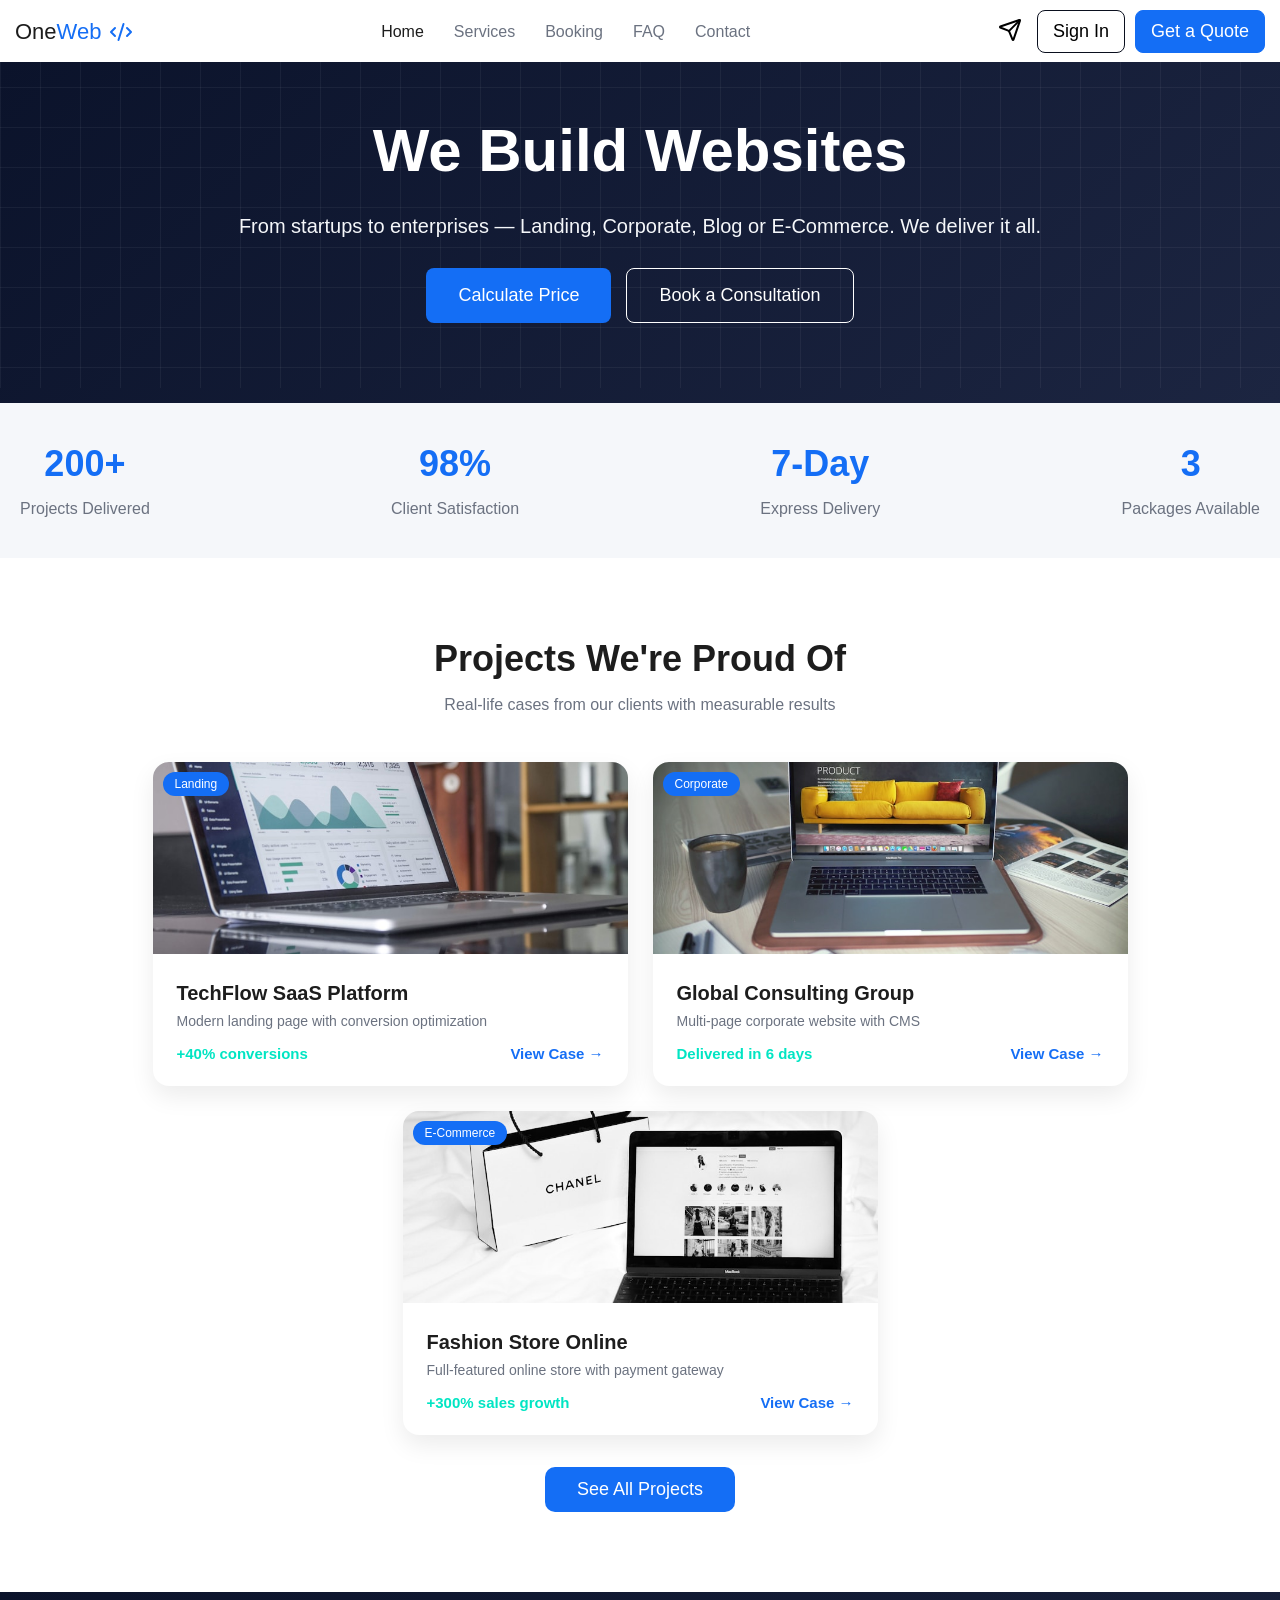
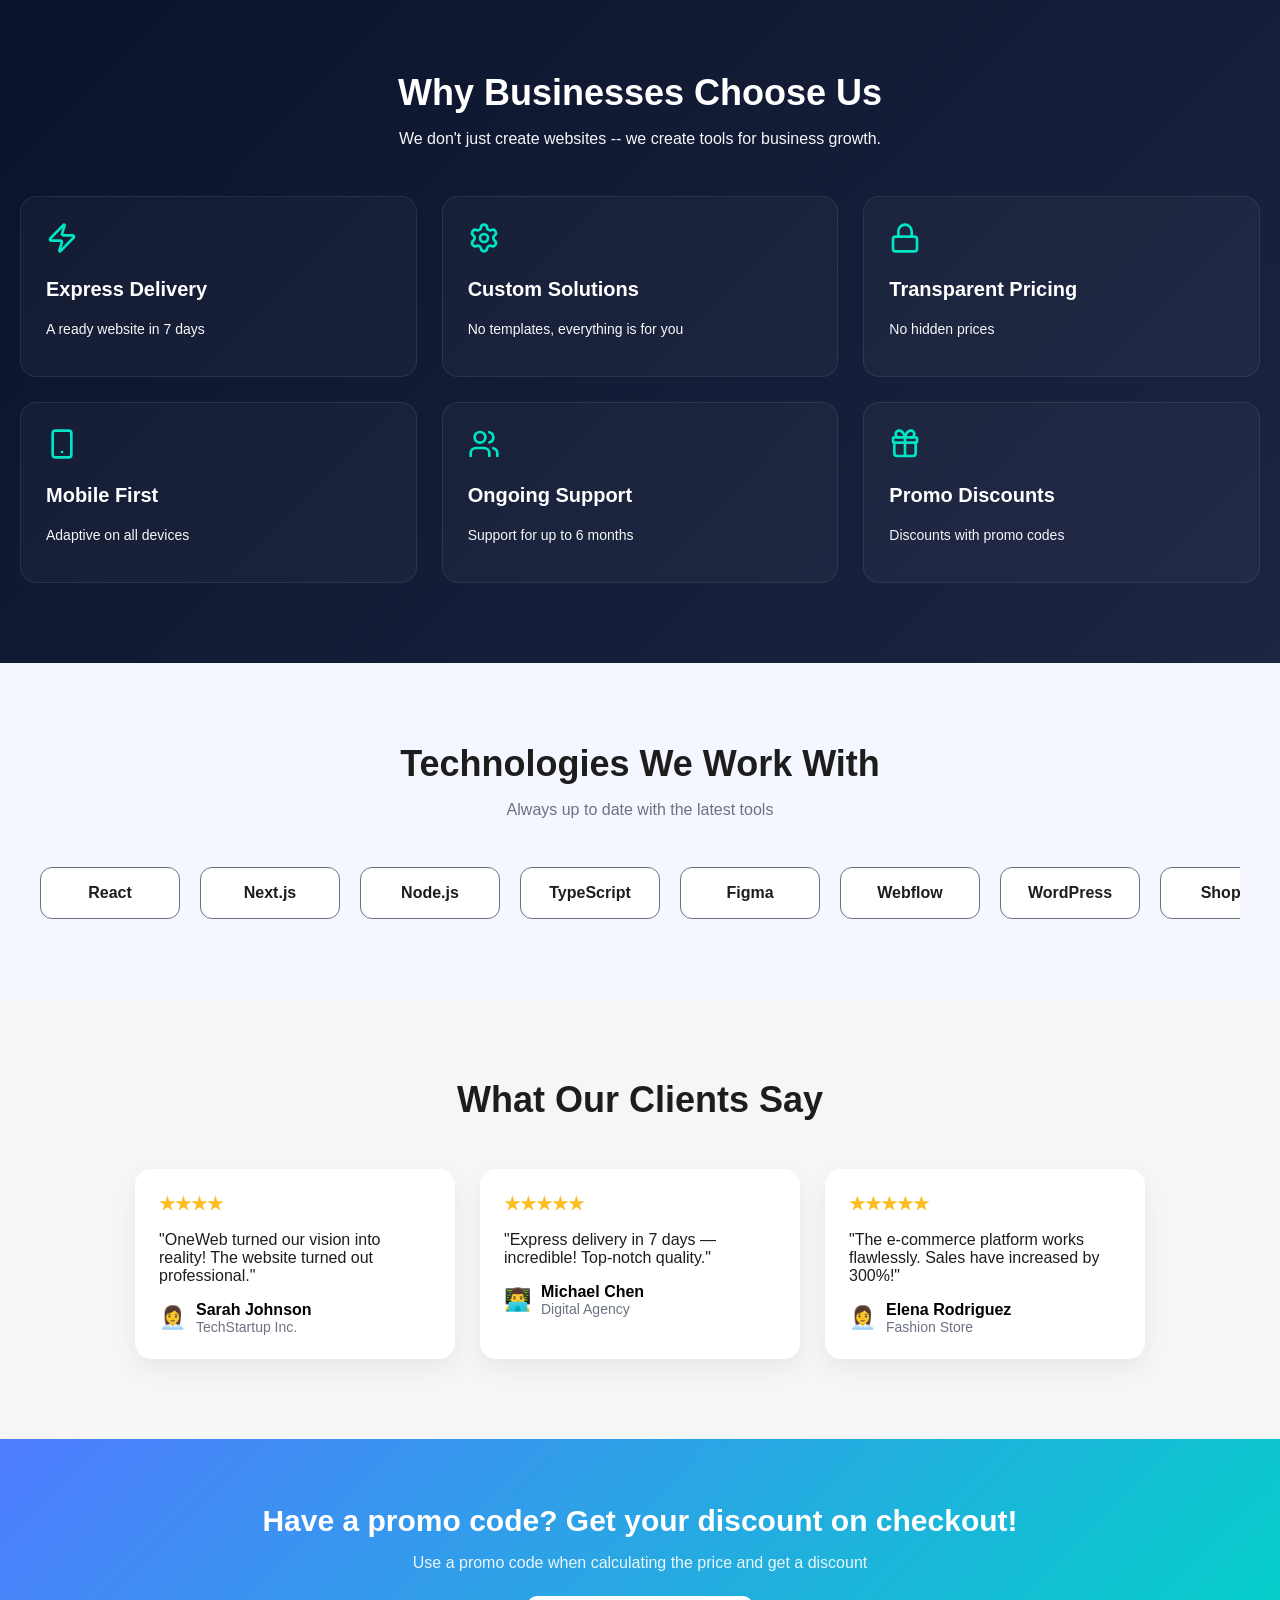
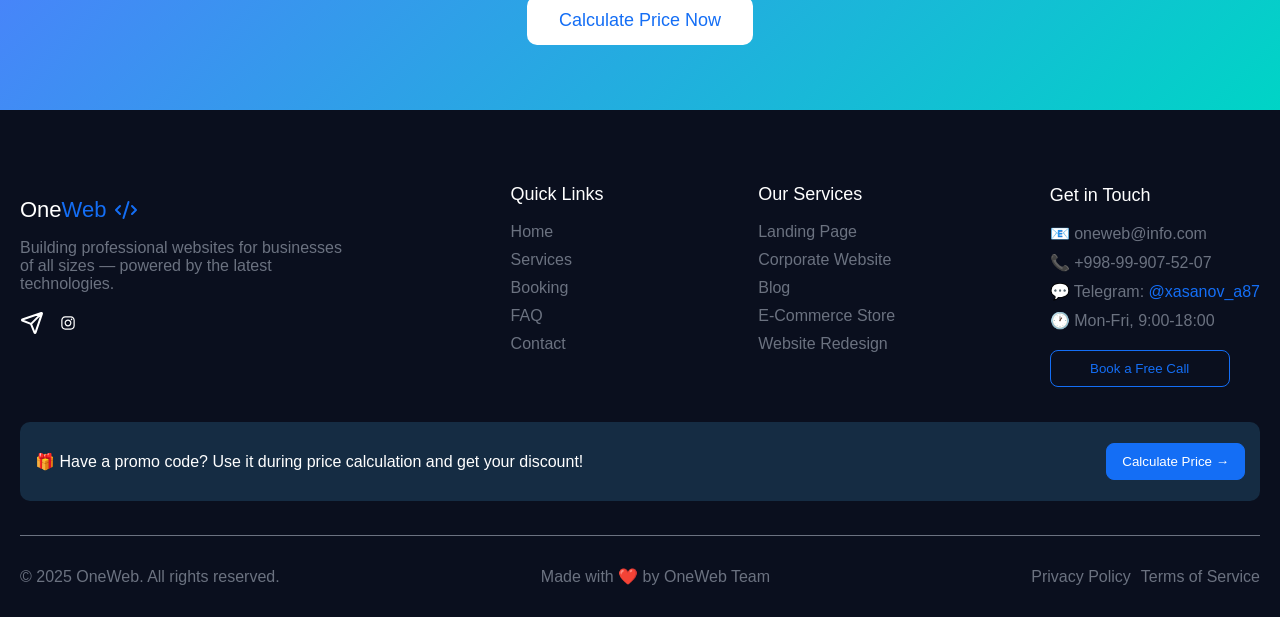
<file: index.html>
<!DOCTYPE html>
<html lang="en">
<head>
    <meta charset="UTF-8">
    <meta name="viewport" content="width=device-width, initial-scale=1.0">
    <title>OneWeb</title>
    <link rel="stylesheet" href="styles/main.css">
    <link rel="stylesheet" href="styles/index.css">
</head>
<body>
    <header class="site-header">
        <div class="site-header__container container">
            <div class="site-header__logo">
                <a class="site-header__logo-link" href="index.html">
                    One<span>Web</span> <img src="images/code-icon.svg" alt="">
                </a>
            </div>

            <nav class="site-header__nav">
                <ul class="site-header__nav-list nav-list">
                    <li class="nav-list__item active"><a href="index.html">Home</a></li>
                    <li class="nav-list__item"><a href="services.html">Services</a></li>
                    <li class="nav-list__item"><a href="booking.html">Booking</a></li>
                    <li class="nav-list__item"><a href="faq.html">FAQ</a></li>
                    <li class="nav-list__item"><a href="contact.html">Contact</a></li>
                </ul>
            </nav>

            <div class="site-header__buttons">
                <button class="telegram-btn"><a href="https://t.me/oneweb_draft_bot" target="_blank"><img src="images/telegram-icon-black.svg" alt=""></a></button>
                <button class="sign-btn button">Sign In</button>
                <a href="services.html"><button class="quote-btn button">Get a Quote</button></a>
            </div>

            <button class="site-header__menu-btn"><img src="images/menu-header.svg" alt=""></button>

            <div class="site-header__sidebar sidebar">
                <nav class="sidebar__nav navigation">
                    <ul class="sidebar__nav-list nav-list">
                        <li class="sidebar-nav-list__item active"><a href="index.html">Home</a></li>
                        <li class="sidebar-nav-list__item"><a href="services.html">Services</a></li>
                        <li class="sidebar-nav-list__item"><a href="booking.html">Booking</a></li>
                        <li class="sidebar-nav-list__item"><a href="faq.html">FAQ</a></li>
                        <li class="sidebar-nav-list__item"><a href="contact.html">Contact</a></li>
                    </ul>
                </nav>

                <div class="sidebar__buttons">
                    <button class="sidebar__sign-btn button">Sign In</button>
                    <a href="services.html"><button class="quote-btn button">Get a Quote</button></a>
                </div>
            </div>
            <!-- <div class="overlay"></div> -->
        </div>
    </header>

    <main class="main-content"> <!-- Main content wrapper -->
        <div class="main-content__container"> <!-- Inner container -->

            <!-- HERO SECTION - main banner with headline and CTA buttons -->
            <section class="hero"> <!-- Hero section wrapper -->
                <div class="container"> <!-- Centered container -->
                    <div class="overlay"></div> <!-- Dark overlay on top of background image -->

                    <div class="hero-content"> <!-- Text and buttons wrapper -->
                        <h1></h1> <!-- Main headline -->

                        <p>From startups to enterprises — Landing, Corporate, Blog or E-Commerce. We deliver it all.</p> <!-- Hero description -->

                        <div class="hero-buttons"> <!-- CTA buttons row -->
                            <button class="btn primary">Calculate Price</button> <!-- Primary CTA - links to services page -->
                            <button class="btn outline">Book a Consultation</button> <!-- Secondary CTA -->
                        </div>
                    </div>
                </div>
            </section>

            <!-- STATS SECTION - 4 key numbers to build trust -->
            <section class="stats"> <!-- Stats section wrapper -->
                <div class="container"> <!-- Centered container -->

                    <div class="stats-list"> <!-- Horizontal row of stat items -->

                        <div class="stat"> <!-- Single stat item -->
                            <h2>200+</h2> <!-- Stat number -->
                            <p>Projects Delivered</p> <!-- Stat label -->
                        </div>

                        <div class="stat"> <!-- Single stat item -->
                            <h2>98%</h2> <!-- Stat number -->
                            <p>Client Satisfaction</p> <!-- Stat label -->
                        </div>

                        <div class="stat"> <!-- Single stat item -->
                            <h2>7-Day</h2> <!-- Stat number -->
                            <p>Express Delivery</p> <!-- Stat label -->
                        </div>

                        <div class="stat"> <!-- Single stat item -->
                            <h2>3</h2> <!-- Stat number -->
                            <p>Packages Available</p> <!-- Stat label -->
                        </div>

                    </div>

                </div>
            </section>

            <!-- PROJECTS SECTION - showcase of 3 completed client projects -->
            <section class="projects"> <!-- Projects section wrapper -->
                <h2>Projects We're Proud Of</h2> <!-- Section heading -->
                <p class="subtitle">Real-life cases from our clients with measurable results</p> <!-- Section subtitle -->

                <div class="cards"> <!-- Cards grid wrapper -->

                    <!-- CARD 1 - Landing page project -->
                    <div class="card"> <!-- Project card wrapper -->
                        <div class="image"> <!-- Card image wrapper -->
                            <img src="images/home-img-1" alt=""> <!-- Project screenshot -->
                            <span class="badge">Landing</span> <!-- Website type badge -->
                        </div>

                        <div class="card-content"> <!-- Card text content -->
                            <h3>TechFlow SaaS Platform</h3> <!-- Project name -->
                            <p>Modern landing page with conversion optimization</p> <!-- Project description -->

                            <div class="card-bottom"> <!-- Result and link row -->
                                <span class="green">+40% conversions</span> <!-- Project result in green -->
                                <a href="#">View Case →</a> <!-- Link to full case study -->
                            </div>
                        </div>
                    </div>

                    <!-- CARD 2 - Corporate website project -->
                    <div class="card"> <!-- Project card wrapper -->
                        <div class="image"> <!-- Card image wrapper -->
                            <img src="images/home-image-2" alt=""> <!-- Project screenshot -->
                            <span class="badge">Corporate</span> <!-- Website type badge -->
                        </div>

                        <div class="card-content"> <!-- Card text content -->
                            <h3>Global Consulting Group</h3> <!-- Project name -->
                            <p>Multi-page corporate website with CMS</p> <!-- Project description -->

                            <div class="card-bottom"> <!-- Result and link row -->
                                <span class="green">Delivered in 6 days</span> <!-- Project result in green -->
                                <a href="#">View Case →</a> <!-- Link to full case study -->
                            </div>
                        </div>
                    </div>

                    <!-- CARD 3 - E-commerce project -->
                    <div class="card"> <!-- Project card wrapper -->
                        <div class="image"> <!-- Card image wrapper -->
                            <img src="images/home-image-3" alt=""> <!-- Project screenshot -->
                            <span class="badge">E-Commerce</span> <!-- Website type badge -->
                        </div>

                        <div class="card-content"> <!-- Card text content -->
                            <h3>Fashion Store Online</h3> <!-- Project name -->
                            <p>Full-featured online store with payment gateway</p> <!-- Project description -->

                            <div class="card-bottom"> <!-- Result and link row -->
                                <span class="green">+300% sales growth</span> <!-- Project result in green -->
                                <a href="#">View Case →</a> <!-- Link to full case study -->
                            </div>
                        </div>
                    </div>

                </div>

                <button class="see-all">See All Projects</button> <!-- Button to view all projects -->
            </section>

            <!-- FEATURES SECTION - 6 key selling points in a grid -->
            <section class="features"> <!-- Features section wrapper -->
                <h2>Why Businesses Choose Us</h2> <!-- Section heading -->
                <p class="subtitle">We don't just create websites -- we create tools for business growth.</p> <!-- Section subtitle -->

                <div class="features-grid"> <!-- 6-card grid -->

                    <div class="feature-card"> <!-- Single feature card -->
                        <div class="icon"><img src="images/zap.svg" alt=""></div> <!-- Feature icon -->
                        <h3>Express Delivery</h3> <!-- Feature title -->
                        <p>A ready website in 7 days</p> <!-- Feature description -->
                    </div>

                    <div class="feature-card"> <!-- Single feature card -->
                        <div class="icon"><img src="images/settings.svg" alt=""></div> <!-- Feature icon -->
                        <h3>Custom Solutions</h3> <!-- Feature title -->
                        <p>No templates, everything is for you</p> <!-- Feature description -->
                    </div>

                    <div class="feature-card"> <!-- Single feature card -->
                        <div class="icon"><img src="images/lock.svg" alt=""></div> <!-- Feature icon -->
                        <h3>Transparent Pricing</h3> <!-- Feature title -->
                        <p>No hidden prices</p> <!-- Feature description -->
                    </div>

                    <div class="feature-card"> <!-- Single feature card -->
                        <div class="icon"><img src="images/smartphone.svg" alt=""></div> <!-- Feature icon -->
                        <h3>Mobile First</h3> <!-- Feature title -->
                        <p>Adaptive on all devices</p> <!-- Feature description -->
                    </div>

                    <div class="feature-card"> <!-- Single feature card -->
                        <div class="icon"><img src="images/users.svg" alt=""></div> <!-- Feature icon -->
                        <h3>Ongoing Support</h3> <!-- Feature title -->
                        <p>Support for up to 6 months</p> <!-- Feature description -->
                    </div>

                    <div class="feature-card"> <!-- Single feature card -->
                        <div class="icon"><img src="images/gift.svg" alt=""></div> <!-- Feature icon -->
                        <h3>Promo Discounts</h3> <!-- Feature title -->
                        <p>Discounts with promo codes</p> <!-- Feature description -->
                    </div>

                </div>
            </section>

            <!-- TECH STACK SECTION - auto-scrolling marquee of technologies -->
            <section class="tech"> <!-- Tech section wrapper -->
                <div class="container"> <!-- Centered container -->
                    <h2>Technologies We Work With</h2> <!-- Section heading -->
                    <p class="subtitle">Always up to date with the latest tools</p> <!-- Section subtitle -->

                    <div class="slider"> <!-- Slider outer wrapper -->
                        <div class="slide-track"> <!-- Inner track that animates via CSS -->

                            <!-- First set of tech cards -->
                            <div class="tech-card">React</div> <!-- Tech name -->
                            <div class="tech-card">Next.js</div> <!-- Tech name -->
                            <div class="tech-card">Node.js</div> <!-- Tech name -->
                            <div class="tech-card">TypeScript</div> <!-- Tech name -->
                            <div class="tech-card">Figma</div> <!-- Tech name -->
                            <div class="tech-card">Webflow</div> <!-- Tech name -->
                            <div class="tech-card">WordPress</div> <!-- Tech name -->
                            <div class="tech-card">Shopify</div> <!-- Tech name -->
                            <div class="tech-card">PostgreSQL</div> <!-- Tech name -->
                            <div class="tech-card">AWS</div> <!-- Tech name -->
                            <div class="tech-card">Vercel</div> <!-- Tech name -->

                            <!-- Duplicate set for seamless infinite scroll effect -->
                            <div class="tech-card">React</div>
                            <div class="tech-card">Next.js</div>
                            <div class="tech-card">Node.js</div>
                            <div class="tech-card">TypeScript</div>
                            <div class="tech-card">Figma</div>
                            <div class="tech-card">Webflow</div>
                            <div class="tech-card">WordPress</div>
                            <div class="tech-card">Shopify</div>
                            <div class="tech-card">PostgreSQL</div>
                            <div class="tech-card">AWS</div>
                            <div class="tech-card">Vercel</div>

                        </div>
                    </div>
                </div>
            </section>

            <!-- TESTIMONIALS SECTION - 3 client reviews -->
            <section class="testimonials"> <!-- Testimonials section wrapper -->
                <div class="container"> <!-- Centered container -->

                    <h2>What Our Clients Say</h2> <!-- Section heading -->

                    <div class="testimonials-grid"> <!-- 3-column grid of reviews -->

                        <div class="testimonial"> <!-- Single testimonial card -->
                            <div class="stars">★★★★</div> <!-- Star rating -->
                            <p>"OneWeb turned our vision into reality! The website turned out professional."</p> <!-- Review text -->

                            <div class="user"> <!-- Reviewer info row -->
                                <div class="avatar">👩‍💼</div> <!-- Reviewer avatar emoji -->
                                <div> <!-- Reviewer name and company -->
                                    <strong>Sarah Johnson</strong> <!-- Reviewer name -->
                                    <span>TechStartup Inc.</span> <!-- Reviewer company -->
                                </div>
                            </div>
                        </div>

                        <div class="testimonial"> <!-- Single testimonial card -->
                            <div class="stars">★★★★★</div> <!-- Star rating -->
                            <p>"Express delivery in 7 days — incredible! Top-notch quality."</p> <!-- Review text -->

                            <div class="user"> <!-- Reviewer info row -->
                                <div class="avatar">👨‍💻</div> <!-- Reviewer avatar emoji -->
                                <div>
                                    <strong>Michael Chen</strong> <!-- Reviewer name -->
                                    <span>Digital Agency</span> <!-- Reviewer company -->
                                </div>
                            </div>
                        </div>

                        <div class="testimonial"> <!-- Single testimonial card -->
                            <div class="stars">★★★★★</div> <!-- Star rating -->
                            <p>"The e-commerce platform works flawlessly. Sales have increased by 300%!"</p> <!-- Review text -->

                            <div class="user"> <!-- Reviewer info row -->
                                <div class="avatar">👩‍💼</div> <!-- Reviewer avatar emoji -->
                                <div>
                                    <strong>Elena Rodriguez</strong> <!-- Reviewer name -->
                                    <span>Fashion Store</span> <!-- Reviewer company -->
                                </div>
                            </div>
                        </div>

                    </div>
                </div>
            </section>

            <!-- CTA SECTION - promo code banner linking to services page -->
            <section class="cta"> <!-- CTA section wrapper -->
                <div class="container"> <!-- Centered container -->
                    <h2>Have a promo code? Get your discount on checkout!</h2> <!-- CTA heading -->
                    <p>Use a promo code when calculating the price and get a discount</p> <!-- CTA description -->

                    <a href="services.html"> <!-- Link to services page -->
                        <button class="cta-btn">Calculate Price Now</button> <!-- CTA button -->
                    </a>
                </div>
            </section>

        </div>
    </main> <!-- End of main content -->
    
    <footer class="site-footer">
        <div class="site-footer__container container">
            <div class="site-footer__links">

                <div class="site-footer__info">
                    <div class="site-footer__logo">
                        <a class="site-footer__logo-link" href="index.html">
                            One<span>Web</span> <img src="images/code-icon.svg" alt="">
                        </a>
                    </div>

                    <p class="site-footer__text">Building professional websites for businesses of all sizes — powered by the latest technologies.</p>

                    <div class="site-footer__socials">
                        <ul class="site-footer__socials-list socials-list">
                            <li class="socials-list__item"><a href="https://t.me/oneweb_draft_bot" target="_blank"><svg xmlns="http://www.w3.org/2000/svg" width="24" height="24" fill="none" stroke="#fff" stroke-linecap="round" stroke-linejoin="round" stroke-width="2" class="lucide lucide-send-icon lucide-send"><path d="M14.536 21.686a.5.5 0 0 0 .937-.024l6.5-19a.496.496 0 0 0-.635-.635l-19 6.5a.5.5 0 0 0-.024.937l7.93 3.18a2 2 0 0 1 1.112 1.11zM21.854 2.147l-10.94 10.939"/></svg></a></li>
                            <li class="socials-list__item"><a target="_blank" href="https://www.instagram.com/oneweb_studio/"><img src="images/instagram.svg" alt="instagram icon"></a></li>
                        </ul>
                    </div>
                </div>

                <div class="site-footer__nav">
                    <ul class="site-footer__nav-list nav-list">
                        <p class="site-footer__title">Quick Links</p>
                        <li class="footer-nav-list__item"><a href="index.html">Home</a></li>
                        <li class="footer-nav-list__item"><a href="services.html">Services</a></li>
                        <li class="footer-nav-list__item"><a href="booking.html">Booking</a></li>
                        <li class="footer-nav-list__item"><a href="faq.html">FAQ</a></li>
                        <li class="footer-nav-list__item"><a href="contact.html">Contact</a></li>
                    </ul>
                </div>

                <div class="site-footer__services">
                    <ul class="site-footer__nav-list nav-list">
                        <p class="site-footer__title">Our Services</p>
                        <li class="footer-nav-list__item"><a href="services.html">Landing Page</a></li>
                        <li class="footer-nav-list__item"><a href="services.html">Corporate Website</a></li>
                        <li class="footer-nav-list__item"><a href="services.html">Blog</a></li>
                        <li class="footer-nav-list__item"><a href="services.html">E-Commerce Store</a></li>
                        <li class="footer-nav-list__item"><a href="services.html">Website Redesign</a></li>
                    </ul>
                </div>

                <div class="site-footer__contacts">
                    <ul class="site-footer__nav-list nav-list">
                        <p class="site-footer__title">Get in Touch</p>
                        <li class="footer-nav-list__item"><a href="">📧 oneweb@info.com</a></li>
                        <li class="footer-nav-list__item"><a href="">📞 +998-99-907-52-07</a></li>
                        <li class="footer-nav-list__item">💬 Telegram: <a href="https://t.me/xasanov_a87" target="_blank">@xasanov_a87</a></li>
                        <li class="footer-nav-list__item">🕐 Mon-Fri, 9:00-18:00</li>
                        <li class="footer-nav-list__item"><a href="booking.html"><button class="site-footer__booking-btn button">Book a Free Call</button></a></li>
                    </ul>
                </div>
            </div>

            <div class="site-footer__promo">
                <p class="site-footer__promo-text">🎁 Have a promo code? Use it during price calculation and get your discount!</p>
                <a href="services.html"><button class="site-footer__promo-btn button">Calculate Price →</button></a>
            </div>

            <div class="site-footer__policy">
                <p class="site-footer__rights">© 2025 OneWeb. All rights reserved.</p>
                <p class="site-footer__love">Made with ❤️ by OneWeb Team</p>
                <div class="site-footer__policy-links">
                    <a class="policy-links__item" href="">Privacy Policy</a>
                    <a class="policy-links__item" href="">Terms of Service</a>
                </div>
            </div>

        </div>
    </footer>

    <script src="js/main.js"></script>
    <script src="js/index.js"></script>
</body>
</html>
</file>
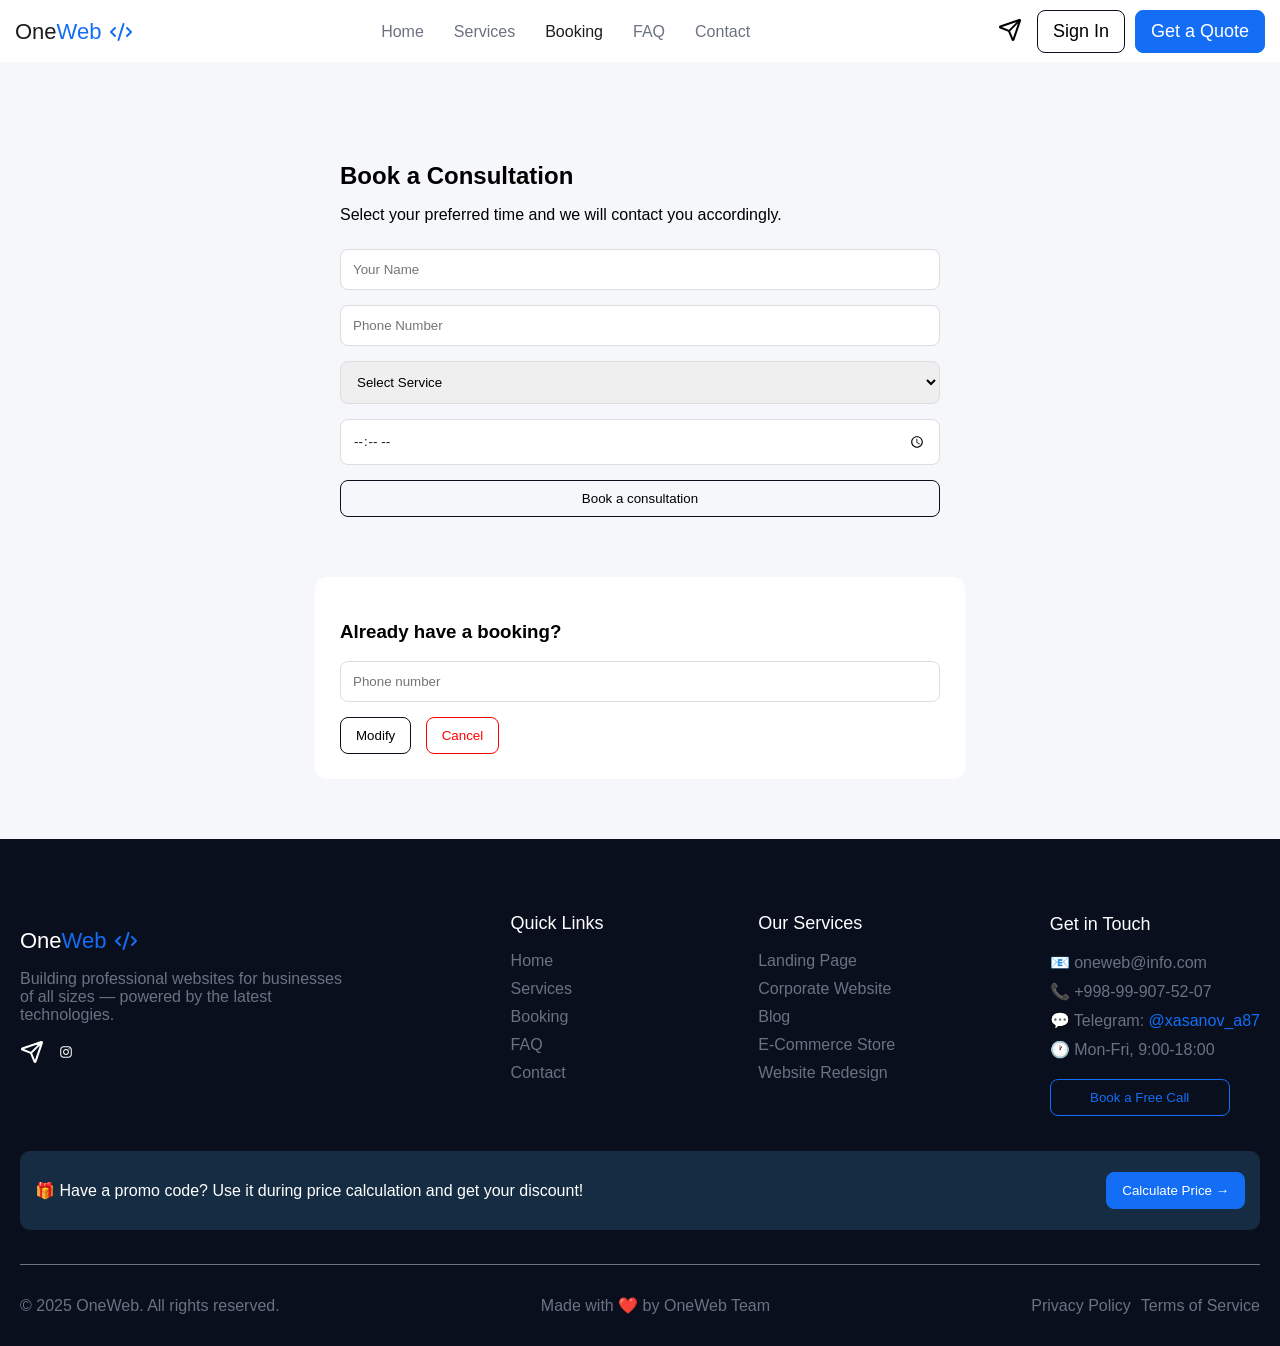
<file: booking.html>
<!DOCTYPE html>
<html lang="en">
<head>
    <meta charset="UTF-8">
    <meta name="viewport" content="width=device-width, initial-scale=1.0">
    <title>OneWeb Services</title>
    <link rel="stylesheet" href="styles/main.css">
    <link rel="stylesheet" href="styles/booking.css">
</head>
<body>
    <header class="site-header">
        <div class="site-header__container container">
            <div class="site-header__logo">
                <a class="site-header__logo-link" href="index.html">
                    One<span>Web</span> <img src="images/code-icon.svg" alt="">
                </a>
            </div>

            <nav class="site-header__nav">
                <ul class="site-header__nav-list nav-list">
                    <li class="nav-list__item"><a href="index.html">Home</a></li>
                    <li class="nav-list__item"><a href="services.html">Services</a></li>
                    <li class="nav-list__item active"><a href="booking.html">Booking</a></li>
                    <li class="nav-list__item"><a href="faq.html">FAQ</a></li>
                    <li class="nav-list__item"><a href="contact.html">Contact</a></li>
                </ul>
            </nav>

            <div class="site-header__buttons">
                <button class="telegram-btn"><a href="https://t.me/oneweb_draft_bot" target="_blank"><img src="images/telegram-icon-black.svg" alt=""></a></button>
                <button class="sign-btn button">Sign In</button>
                <a href="services.html"><button class="quote-btn button">Get a Quote</button></a>
            </div>

            <button class="site-header__menu-btn"><img src="images/menu-header.svg" alt=""></button>

            <div class="site-header__sidebar sidebar">
                <nav class="sidebar__nav navigation">
                    <ul class="sidebar__nav-list nav-list">
                        <li class="sidebar-nav-list__item"><a href="index.html">Home</a></li>
                        <li class="sidebar-nav-list__item"><a href="services.html">Services</a></li>
                        <li class="sidebar-nav-list__item active"><a href="booking.html">Booking</a></li>
                        <li class="sidebar-nav-list__item"><a href="faq.html">FAQ</a></li>
                        <li class="sidebar-nav-list__item"><a href="contact.html">Contact</a></li>
                    </ul>
                </nav>

                <div class="sidebar__buttons">
                    <button class="sidebar__sign-btn button">Sign In</button>
                    <a href="services.html"><button class="sidebar__quote-btn button">Get a Quote</button></a>
                </div>
            </div>
            <!-- <div class="overlay"></div> -->
        </div>
    </header>

<main> <!-- main content -->

  <section class="booking"> <!-- booking section -->

    <div class="container booking__container"> <!-- center wrapper -->

      <div class="booking__content"> <!-- content block -->

        <h2 class="booking__title">Book a Consultation</h2> <!-- title -->

        <p class="booking__text">
          Select your preferred time and we will contact you accordingly.
        </p> <!-- description -->

        <form class="booking__form"> <!-- form -->

          <div class="booking__group"> <!-- name field -->
            <input type="text" class="input-name" placeholder="Your Name"> <!-- name input -->
            <small class="error-message"></small> <!-- error text -->
          </div>

          <div class="booking__group"> <!-- phone field -->
            <input type="text" class="input-phone" placeholder="Phone Number"> <!-- phone input -->
            <small class="error-message"></small> <!-- error -->
          </div>

          <div class="booking__group"> <!-- service field -->
            <select class="input-service"> <!-- select -->
              <option value="">Select Service</option> <!-- default -->
              <option>Landing Page</option> <!-- option -->
              <option>Corporate Website</option> <!-- option -->
              <option>Blog</option> <!-- option -->
            </select>
            <small class="error-message"></small> <!-- error -->
          </div>

          <div class="booking__group"> <!-- time field -->
            <input type="time" class="input-time"> <!-- time input -->
            <small class="error-message"></small> <!-- error -->
          </div>

          <button type="submit" class="button booking__btn">
            Book a consultation
          </button> <!-- submit -->

        </form>

      </div>
    </div>
  </section>

  <section class="booking-manage"> <!-- manage section -->

    <div class="container"> <!-- center -->

      <div class="booking-manage__box"> <!-- box -->

        <h3>Already have a booking?</h3> <!-- title -->

        <div class="booking__group"> <!-- phone check -->
          <input type="text" class="manage-phone" placeholder="Phone number"> <!-- input -->
          <small class="error-message"></small> <!-- error -->
        </div>

        <button class="button manage-modify">Modify</button> <!-- modify -->
        <button class="button manage-cancel">Cancel</button> <!-- cancel -->

        <div class="modify-panel" style="display: none;"> <!-- hidden block -->

          <p class="current-time-text"></p> <!-- current time -->

          <div class="booking__group">
            <input type="time" class="new-time"> <!-- new time -->
            <small class="error-message"></small>
          </div>

          <button class="button confirm-modify">Confirm Time Change</button> <!-- confirm -->

        </div>

      </div>
    </div>
  </section>

</main>

    <footer class="site-footer">
        <div class="site-footer__container container">
            <div class="site-footer__links">

                <div class="site-footer__info">
                    <div class="site-footer__logo">
                        <a class="site-footer__logo-link" href="index.html">
                            One<span>Web</span> <img src="images/code-icon.svg" alt="">
                        </a>
                    </div>

                    <p class="site-footer__text">Building professional websites for businesses of all sizes — powered by the latest technologies.</p>

                    <div class="site-footer__socials">
                        <ul class="site-footer__socials-list socials-list">
                            <li class="socials-list__item"><a href="https://t.me/oneweb_draft_bot" target="_blank"><svg xmlns="http://www.w3.org/2000/svg" width="24" height="24" fill="none" stroke="#fff" stroke-linecap="round" stroke-linejoin="round" stroke-width="2" class="lucide lucide-send-icon lucide-send"><path d="M14.536 21.686a.5.5 0 0 0 .937-.024l6.5-19a.496.496 0 0 0-.635-.635l-19 6.5a.5.5 0 0 0-.024.937l7.93 3.18a2 2 0 0 1 1.112 1.11zM21.854 2.147l-10.94 10.939"/></svg></a></li>
                            <li class="socials-list__item"><a href="https://www.instagram.com/oneweb_studio/" target="_blank"><img src="images/instagram.svg" alt="instagram icon" width="24" height="24"></a></li>
                        </ul>
                    </div>
                </div>

                <div class="site-footer__nav">
                    <ul class="site-footer__nav-list nav-list">
                        <p class="site-footer__title">Quick Links</p>
                        <li class="footer-nav-list__item"><a href="index.html">Home</a></li>
                        <li class="footer-nav-list__item"><a href="services.html">Services</a></li>
                        <li class="footer-nav-list__item"><a href="booking.html">Booking</a></li>
                        <li class="footer-nav-list__item"><a href="faq.html">FAQ</a></li>
                        <li class="footer-nav-list__item"><a href="contact.html">Contact</a></li>
                    </ul>
                </div>

                <div class="site-footer__services">
                    <ul class="site-footer__nav-list nav-list">
                        <p class="site-footer__title">Our Services</p>
                        <li class="footer-nav-list__item"><a href="services.html">Landing Page</a></li>
                        <li class="footer-nav-list__item"><a href="services.html">Corporate Website</a></li>
                        <li class="footer-nav-list__item"><a href="services.html">Blog</a></li>
                        <li class="footer-nav-list__item"><a href="services.html">E-Commerce Store</a></li>
                        <li class="footer-nav-list__item"><a href="services.html">Website Redesign</a></li>
                    </ul>
                </div>

                <div class="site-footer__contacts">
                    <ul class="site-footer__nav-list nav-list">
                        <p class="site-footer__title">Get in Touch</p>
                        <li class="footer-nav-list__item"><a href="">📧 oneweb@info.com</a></li>
                        <li class="footer-nav-list__item"><a href="">📞 +998-99-907-52-07</a></li>
                        <li class="footer-nav-list__item">💬 Telegram: <a href="https://t.me/xasanov_a87" target="_blank">@xasanov_a87</a></li>
                        <li class="footer-nav-list__item">🕐 Mon-Fri, 9:00-18:00</li>
                        <li class="footer-nav-list__item"><a href="booking.html"><button class="site-footer__booking-btn button">Book a Free Call</button></a></li>
                    </ul>
                </div>
            </div>

            <div class="site-footer__promo">
                <p class="site-footer__promo-text">🎁 Have a promo code? Use it during price calculation and get your discount!</p>
                <a href="services.html"><button class="site-footer__promo-btn button">Calculate Price →</button></a>
            </div>

            <div class="site-footer__policy">
                <p class="site-footer__rights">© 2025 OneWeb. All rights reserved.</p>
                <p class="site-footer__love">Made with ❤️ by OneWeb Team</p>
                <div class="site-footer__policy-links">
                    <a class="policy-links__item" href="">Privacy Policy</a>
                    <a class="policy-links__item" href="">Terms of Service</a>
                </div>
            </div>

        </div>
    </footer>

    <script src="js/main.js"></script>
    <script src="js/booking.js"></script>
</body>
</html>
</file>
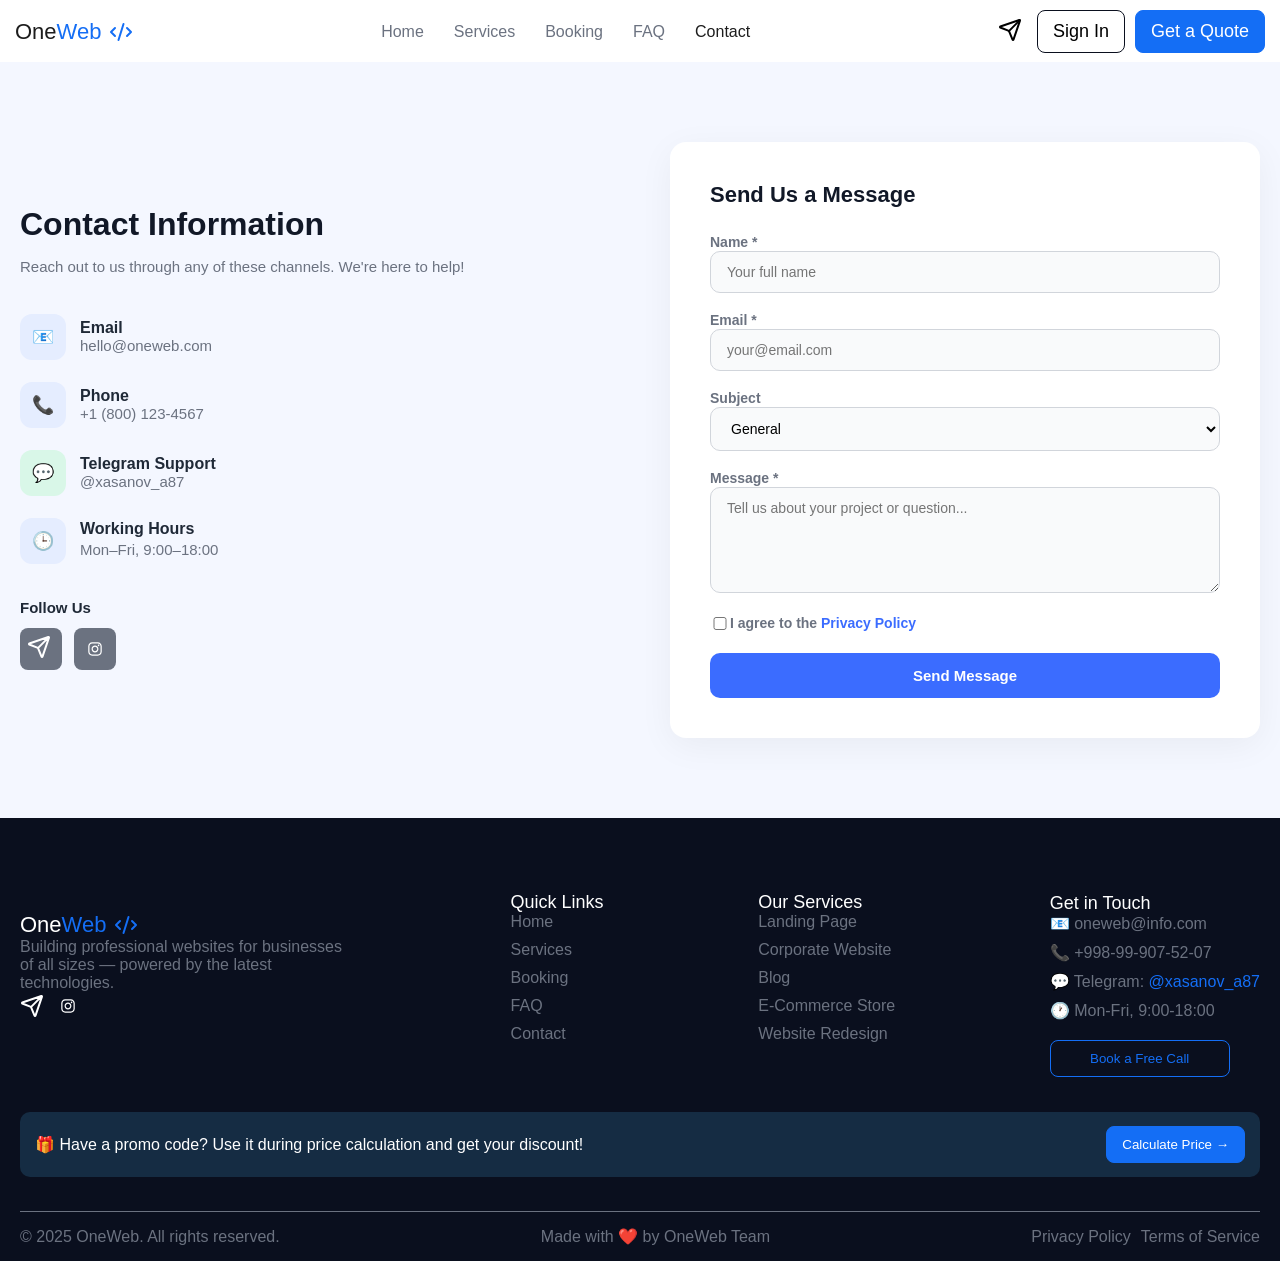
<file: contact.html>
<!DOCTYPE html>
<html lang="en">
<head>
    <meta charset="UTF-8">
    <meta name="viewport" content="width=device-width, initial-scale=1.0">
    <title>OneWeb</title>
    <link rel="stylesheet" href="styles/main.css">
    <link rel="stylesheet" href="styles/contact.css">
</head>
<body>
    <header class="site-header">
        <div class="site-header__container container">
            <div class="site-header__logo">
                <a class="site-header__logo-link" href="index.html">
                    One<span>Web</span> <img src="images/code-icon.svg" alt="">
                </a>
            </div>

            <nav class="site-header__nav">
                <ul class="site-header__nav-list nav-list">
                    <li class="nav-list__item"><a href="index.html">Home</a></li>
                    <li class="nav-list__item"><a href="services.html">Services</a></li>
                    <li class="nav-list__item"><a href="booking.html">Booking</a></li>
                    <li class="nav-list__item"><a href="faq.html">FAQ</a></li>
                    <li class="nav-list__item active"><a href="contact.html">Contact</a></li>
                </ul>
            </nav>

            <div class="site-header__buttons">
                <button class="telegram-btn"><a href="https://t.me/oneweb_draft_bot" target="_blank"><img src="images/telegram-icon-black.svg" alt=""></a></button>
                <button class="sign-btn button">Sign In</button>
                <a href="services.html"><button class="quote-btn button">Get a Quote</button></a>
            </div>

            <button class="site-header__menu-btn"><img src="images/menu-header.svg" alt=""></button>

            <div class="site-header__sidebar sidebar">
                <nav class="sidebar__nav navigation">
                    <ul class="sidebar__nav-list nav-list">
                        <li class="sidebar-nav-list__item"><a href="index.html">Home</a></li>
                        <li class="sidebar-nav-list__item"><a href="services.html">Services</a></li>
                        <li class="sidebar-nav-list__item"><a href="booking.html">Booking</a></li>
                        <li class="sidebar-nav-list__item"><a href="faq.html">FAQ</a></li>
                        <li class="sidebar-nav-list__item active"><a href="contact.html">Contact</a></li>
                    </ul>
                </nav>

                <div class="sidebar__buttons">
                    <button class="sidebar__sign-btn button">Sign In</button>
                    <a href="services.html"><button class="sidebar__quote-btn button">Get a Quote</button></a>
                </div>
            </div>
            <!-- <div class="overlay"></div> -->
        </div>
    </header>

    <main>
       <section class="contact-section">
            <div class="contact-container container">
            <!-- Contact info -->
            <div class="contact-info">
                <h2>Contact Information</h2>
                <p>Reach out to us through any of these channels. We're here to help!</p>

                <div class="info-box">
                    <div class="info-item">
                        <span>📧</span>
                        <div>
                            <h4>Email</h4>
                            <a href="mailto:hello@oneweb.com">hello@oneweb.com</a>
                        </div>
                    </div>

                    <div class="info-item">
                        <span>📞</span>
                        <div>
                            <h4>Phone</h4>
                            <a href="tel:+18001234567">+1 (800) 123-4567</a>
                        </div>
                    </div>

                    <div class="info-item">
                        <span>💬</span>
                        <div>
                            <h4>Telegram Support</h4>
                            <a href="[t.me](https://t.me/xasanov_a87)" target="_blank">@xasanov_a87</a>
                        </div>
                    </div>

                    <div class="info-item">
                        <span>🕒</span>
                        <div>
                            <h4>Working Hours</h4>
                            <p>Mon–Fri, 9:00–18:00</p>
                        </div>
                    </div>
                </div>

                <div class="socials">
                    <h4>Follow Us</h4>
                    <div class="social-links">
                        <a href="https://t.me/oneweb_draft_bot"><svg xmlns="http://www.w3.org/2000/svg" width="24" height="24" fill="none" stroke="#fff" stroke-linecap="round" stroke-linejoin="round" stroke-width="2" class="lucide lucide-send-icon lucide-send"><path d="M14.536 21.686a.5.5 0 0 0 .937-.024l6.5-19a.496.496 0 0 0-.635-.635l-19 6.5a.5.5 0 0 0-.024.937l7.93 3.18a2 2 0 0 1 1.112 1.11zM21.854 2.147l-10.94 10.939"/></svg></a>
                        <a href="https://www.instagram.com/oneweb_studio/"><img src="images/instagram.svg" alt="Instagram"></a>
                    </div>
                </div>
            </div>

            <!-- O‘ng qism (Form) -->
            <div class="contact-form">
                <h2>Send Us a Message</h2>
                <form id="contactForm">
                    <label>Name *</label>
                    <input type="text" id="name" placeholder="Your full name" required />

                    <label>Email *</label>
                    <input type="email" id="email" placeholder="your@email.com" required />

                    <label>Subject</label>
                    <select id="subject">
                        <option>General</option>
                        <option>Support</option>
                        <option>Feedback</option>
                    </select>

                    <label>Message *</label>
                    <textarea id="message" rows="5" placeholder="Tell us about your project or question..." required></textarea>

                    <div class="checkbox">
                        <input type="checkbox" id="agree" required />
                        <label for="agree">I agree to the <a href="">Privacy Policy</a></label>
                    </div>

                    <button type="submit">Send Message</button>
                </form>
            </div>
            </div>
        </section>
    </main>
    

    <footer class="site-footer">
        <div class="site-footer__container container">
            <div class="site-footer__links">

                <div class="site-footer__info">
                    <div class="site-footer__logo">
                        <a class="site-footer__logo-link" href="index.html">
                            One<span>Web</span> <img src="images/code-icon.svg" alt="">
                        </a>
                    </div>

                    <p class="site-footer__text">Building professional websites for businesses of all sizes — powered by the latest technologies.</p>

                    <div class="site-footer__socials">
                        <ul class="site-footer__socials-list socials-list">
                            <li class="socials-list__item"><a href="https://t.me/oneweb_draft_bot" target="_blank"><svg xmlns="http://www.w3.org/2000/svg" width="24" height="24" fill="none" stroke="#fff" stroke-linecap="round" stroke-linejoin="round" stroke-width="2" class="lucide lucide-send-icon lucide-send"><path d="M14.536 21.686a.5.5 0 0 0 .937-.024l6.5-19a.496.496 0 0 0-.635-.635l-19 6.5a.5.5 0 0 0-.024.937l7.93 3.18a2 2 0 0 1 1.112 1.11zM21.854 2.147l-10.94 10.939"/></svg></a></li>
                            <li class="socials-list__item"><a target="_blank" href="https://www.instagram.com/oneweb_studio/"><img src="images/instagram.svg" alt="instagram icon"></a></li>
                        </ul>
                    </div>
                </div>

                <div class="site-footer__nav">
                    <ul class="site-footer__nav-list nav-list">
                        <p class="site-footer__title">Quick Links</p>
                        <li class="footer-nav-list__item"><a href="index.html">Home</a></li>
                        <li class="footer-nav-list__item"><a href="services.html">Services</a></li>
                        <li class="footer-nav-list__item"><a href="booking.html">Booking</a></li>
                        <li class="footer-nav-list__item"><a href="faq.html">FAQ</a></li>
                        <li class="footer-nav-list__item"><a href="contact.html">Contact</a></li>
                    </ul>
                </div>

                <div class="site-footer__services">
                    <ul class="site-footer__nav-list nav-list">
                        <p class="site-footer__title">Our Services</p>
                        <li class="footer-nav-list__item"><a href="services.html">Landing Page</a></li>
                        <li class="footer-nav-list__item"><a href="services.html">Corporate Website</a></li>
                        <li class="footer-nav-list__item"><a href="services.html">Blog</a></li>
                        <li class="footer-nav-list__item"><a href="services.html">E-Commerce Store</a></li>
                        <li class="footer-nav-list__item"><a href="services.html">Website Redesign</a></li>
                    </ul>
                </div>

                <div class="site-footer__contacts">
                    <ul class="site-footer__nav-list nav-list">
                        <p class="site-footer__title">Get in Touch</p>
                        <li class="footer-nav-list__item"><a href="">📧 oneweb@info.com</a></li>
                        <li class="footer-nav-list__item"><a href="">📞 +998-99-907-52-07</a></li>
                        <li class="footer-nav-list__item">💬 Telegram: <a href="https://t.me/xasanov_a87" target="_blank">@xasanov_a87</a></li>
                        <li class="footer-nav-list__item">🕐 Mon-Fri, 9:00-18:00</li>
                        <li class="footer-nav-list__item"><a href="booking.html"><button class="site-footer__booking-btn button">Book a Free Call</button></a></li>
                    </ul>
                </div>
            </div>

            <div class="site-footer__promo">
                <p class="site-footer__promo-text">🎁 Have a promo code? Use it during price calculation and get your discount!</p>
                <a href="services.html"><button class="site-footer__promo-btn button">Calculate Price →</button></a>
            </div>

            <div class="site-footer__policy">
                <p class="site-footer__rights">© 2025 OneWeb. All rights reserved.</p>
                <p class="site-footer__love">Made with ❤️ by OneWeb Team</p>
                <div class="site-footer__policy-links">
                    <a class="policy-links__item" href="">Privacy Policy</a>
                    <a class="policy-links__item" href="">Terms of Service</a>
                </div>
            </div>

        </div>
    </footer>

    <script src="js/main.js"></script>
    <script src="js/contact.js"></script>
</body>
</html>
</file>
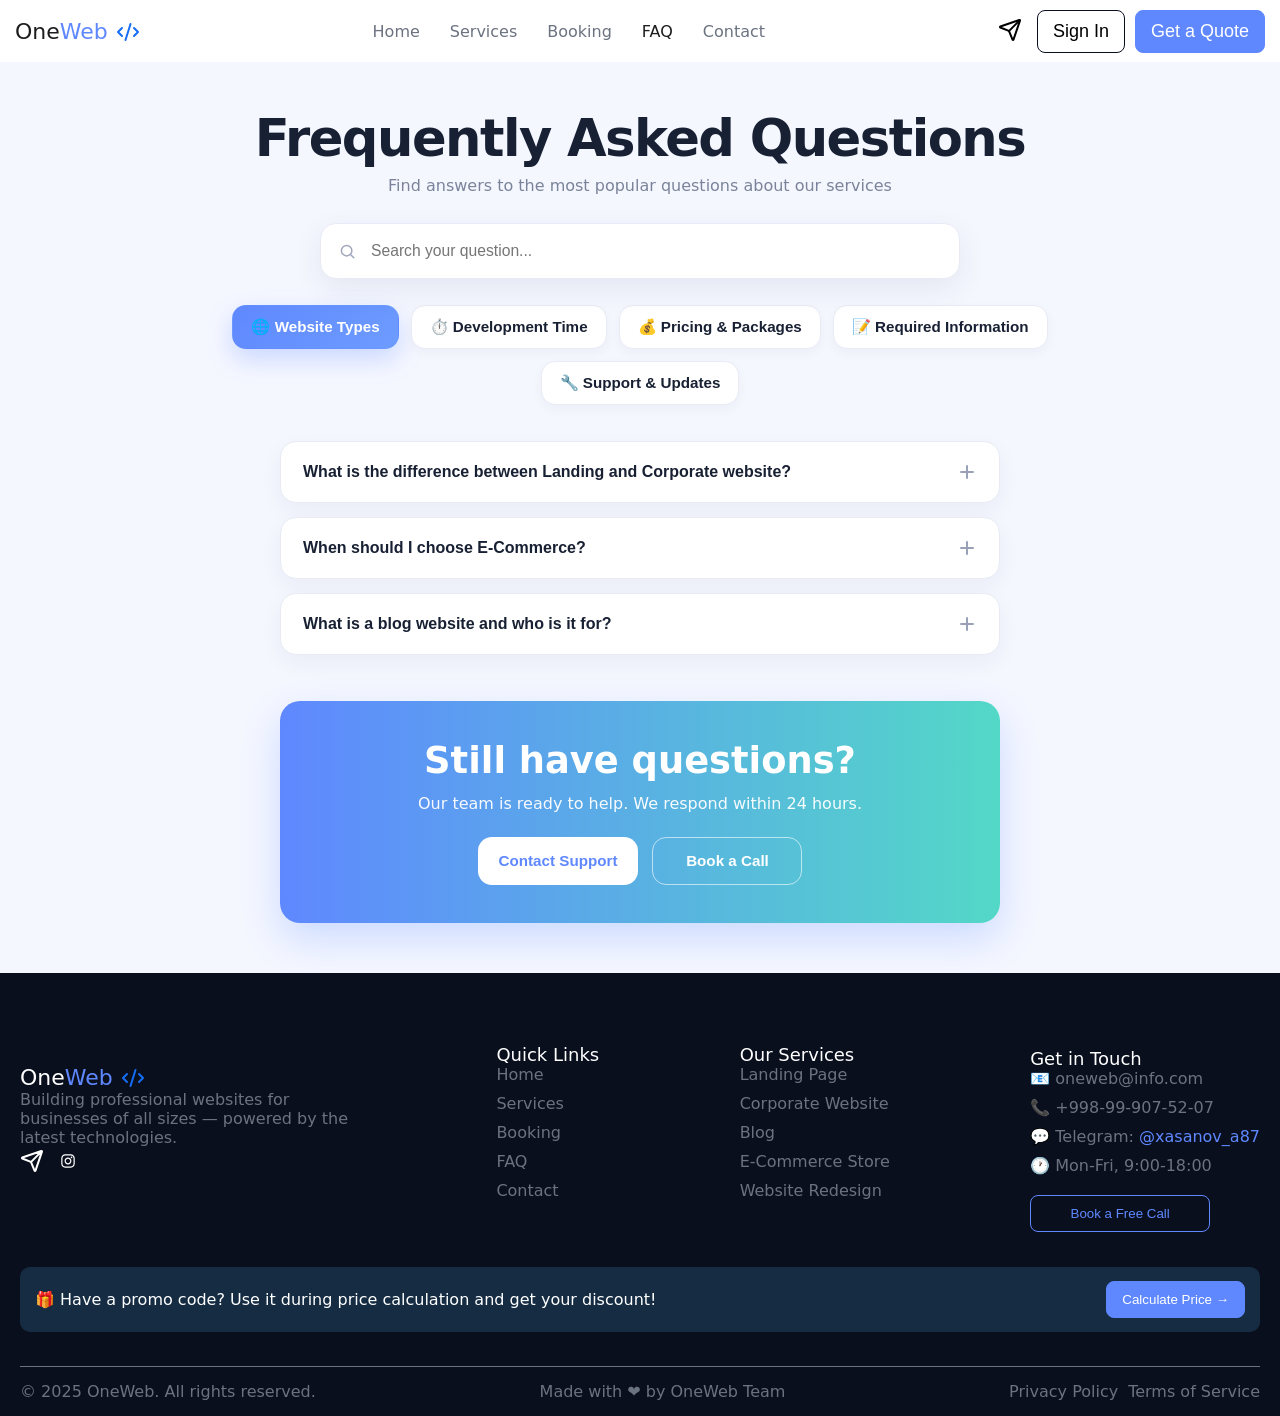
<file: faq.html>
<!DOCTYPE html>
<html lang="en">
<head>
    <meta charset="UTF-8">
    <meta name="viewport" content="width=device-width, initial-scale=1.0">
    <title>OneWeb Services</title>
    <link rel="stylesheet" href="styles/main.css">
    <link rel="stylesheet" href="styles/faq.css">
</head>
<body>
    <header class="site-header">
        <div class="site-header__container container">
            <div class="site-header__logo">
                <a class="site-header__logo-link" href="index.html">
                    One<span>Web</span> <img src="images/code-icon.svg" alt="">
                </a>
            </div>

            <nav class="site-header__nav">
                <ul class="site-header__nav-list nav-list">
                    <li class="nav-list__item"><a href="index.html">Home</a></li>
                    <li class="nav-list__item"><a href="services.html">Services</a></li>
                    <li class="nav-list__item"><a href="booking.html">Booking</a></li>
                    <li class="nav-list__item active"><a href="faq.html">FAQ</a></li>
                    <li class="nav-list__item"><a href="contact.html">Contact</a></li>
                </ul>
            </nav>

            <div class="site-header__buttons">
                <button class="telegram-btn"><a href="https://t.me/oneweb_draft_bot" target="_blank"><img src="images/telegram-icon-black.svg" alt=""></a></button>
                <button class="sign-btn button">Sign In</button>
                <a href="services.html"><button class="quote-btn button">Get a Quote</button></a>
            </div>

            <button class="site-header__menu-btn"><img src="images/menu-header.svg" alt=""></button>

            <div class="site-header__sidebar sidebar">
                <nav class="sidebar__nav navigation">
                    <ul class="sidebar__nav-list nav-list">
                        <li class="sidebar-nav-list__item"><a href="index.html">Home</a></li>
                        <li class="sidebar-nav-list__item"><a href="services.html">Services</a></li>
                        <li class="sidebar-nav-list__item"><a href="booking.html">Booking</a></li>
                        <li class="sidebar-nav-list__item active"><a href="faq.html">FAQ</a></li>
                        <li class="sidebar-nav-list__item"><a href="contact.html">Contact</a></li>
                    </ul>
                </nav>

                <div class="sidebar__buttons">
                    <button class="sidebar__sign-btn button">Sign In</button>
                    <a href="services.html"><button class="quote-btn button">Get a Quote</button></a>
                </div>
            </div>
        </div>
    </header>

    <main>
        <section class="faq-wrapper">
            <div class="faq-header">
                <h1>Frequently Asked Questions</h1>
                <p>Find answers to the most popular questions about our services</p>
            </div>

            <div class="search-box">
                <svg fill="none" viewBox="0 0 24 24" stroke-width="2">
                    <path stroke-linecap="round" stroke-linejoin="round" d="M21 21l-4.35-4.35m1.85-5.15a7 7 0 11-14 0 7 7 0 0114 0z" />
                </svg>
                <input type="text" id="faqSearch" placeholder="Search your question..." />
            </div>

            <div class="faq-tabs" id="faqTabs">
                <button class="faq-tab active" data-category="website-types">🌐 Website Types</button>
                <button class="faq-tab" data-category="development-time">⏱️ Development Time</button>
                <button class="faq-tab" data-category="pricing">💰 Pricing & Packages</button>
                <button class="faq-tab" data-category="required-info">📝 Required Information</button>
                <button class="faq-tab" data-category="support">🔧 Support & Updates</button>
            </div>

            <div class="faq-list" id="faqList">
                <div class="faq-item" data-category="website-types" data-question="What is the difference between Landing and Corporate website?">
                    <button class="faq-question">
                        <span>What is the difference between Landing and Corporate website?</span>
                        <span class="faq-icon"></span>
                    </button>
                    <div class="faq-answer-wrap">
                        <div class="faq-answer">
                            <div class="faq-answer-inner">
                                <p>A landing page is usually a single-page website focused on one product, service, or campaign with a clear conversion goal. A corporate website has multiple pages and is better for presenting a company, its services, team, portfolio, and contact information in a more complete way.</p>
                            </div>
                        </div>
                    </div>
                </div>

                <div class="faq-item" data-category="website-types" data-question="When should I choose E-Commerce?">
                    <button class="faq-question">
                        <span>When should I choose E-Commerce?</span>
                        <span class="faq-icon"></span>
                    </button>
                    <div class="faq-answer-wrap">
                        <div class="faq-answer">
                            <div class="faq-answer-inner">
                                <p>You should choose an e-commerce website when you need to sell products or services online, accept payments, manage orders, and allow customers to browse a catalog. It is the right option for businesses that need a full online store experience.</p>
                            </div>
                        </div>
                    </div>
                </div>

                <div class="faq-item" data-category="website-types" data-question="What is a blog website and who is it for?">
                    <button class="faq-question">
                        <span>What is a blog website and who is it for?</span>
                        <span class="faq-icon"></span>
                    </button>
                    <div class="faq-answer-wrap">
                        <div class="faq-answer">
                            <div class="faq-answer-inner">
                                <p>A blog website is designed for publishing regular content like articles, news, guides, or updates. It works well for personal brands, educators, agencies, and businesses that want to grow through SEO and content marketing.</p>
                            </div>
                        </div>
                    </div>
                </div>

                <div class="faq-item" data-category="development-time" data-question="How long does it take to build a website?">
                    <button class="faq-question">
                        <span>How long does it take to build a website?</span>
                        <span class="faq-icon"></span>
                    </button>
                    <div class="faq-answer-wrap">
                        <div class="faq-answer">
                            <div class="faq-answer-inner">
                                <p>The timeline depends on the project scope. A landing page may take a few days, while a corporate site or online store can take several weeks. Final timing also depends on how quickly content, feedback, and approvals are provided.</p>
                            </div>
                        </div>
                    </div>
                </div>

                <div class="faq-item" data-category="development-time" data-question="Can you make the site faster if I have a deadline?">
                    <button class="faq-question">
                        <span>Can you make the site faster if I have a deadline?</span>
                        <span class="faq-icon"></span>
                    </button>
                    <div class="faq-answer-wrap">
                        <div class="faq-answer">
                            <div class="faq-answer-inner">
                                <p>Yes, urgent projects can often be prioritized if the scope is clear and all required materials are ready. Fast delivery usually works best when revisions are limited and communication is quick.</p>
                            </div>
                        </div>
                    </div>
                </div>

                <div class="faq-item" data-category="pricing" data-question="What affects the website price?">
                    <button class="faq-question">
                        <span>What affects the website price?</span>
                        <span class="faq-icon"></span>
                    </button>
                    <div class="faq-answer-wrap">
                        <div class="faq-answer">
                            <div class="faq-answer-inner">
                                <p>The price depends on the number of pages, custom design level, animations, integrations, CMS functionality, multilingual support, and overall complexity. Extra services like copywriting, SEO setup, and branding can also influence the total cost.</p>
                            </div>
                        </div>
                    </div>
                </div>

                <div class="faq-item" data-category="pricing" data-question="Do you offer fixed packages?">
                    <button class="faq-question">
                        <span>Do you offer fixed packages?</span>
                        <span class="faq-icon"></span>
                    </button>
                    <div class="faq-answer-wrap">
                        <div class="faq-answer">
                            <div class="faq-answer-inner">
                                <p>Yes, fixed packages can be offered for common website types like landing pages, business websites, and online stores. Custom quotes are usually better for projects with specific requirements or advanced features.</p>
                            </div>
                        </div>
                    </div>
                </div>

                <div class="faq-item" data-category="required-info" data-question="What do you need from me before starting?">
                    <button class="faq-question">
                        <span>What do you need from me before starting?</span>
                        <span class="faq-icon"></span>
                    </button>
                    <div class="faq-answer-wrap">
                        <div class="faq-answer">
                            <div class="faq-answer-inner">
                                <p>Usually, the basic requirements include your business information, website goals, structure, content, branding materials, examples of websites you like, and any technical preferences. The more complete the input, the smoother the process will be.</p>
                            </div>
                        </div>
                    </div>
                </div>

                <div class="faq-item" data-category="required-info" data-question="Can you help if I do not have content yet?">
                    <button class="faq-question">
                        <span>Can you help if I do not have content yet?</span>
                        <span class="faq-icon"></span>
                    </button>
                    <div class="faq-answer-wrap">
                        <div class="faq-answer">
                            <div class="faq-answer-inner">
                                <p>Yes, content structure can be planned first, and placeholder text can be used during design. If needed, content writing support can also be included as part of the project.</p>
                            </div>
                        </div>
                    </div>
                </div>

                <div class="faq-item" data-category="support" data-question="Do you provide support after launch?">
                    <button class="faq-question">
                        <span>Do you provide support after launch?</span>
                        <span class="faq-icon"></span>
                    </button>
                    <div class="faq-answer-wrap">
                        <div class="faq-answer">
                            <div class="faq-answer-inner">
                                <p>Yes, post-launch support can include bug fixes, content updates, performance monitoring, and technical guidance. The exact support period depends on the agreed package or maintenance plan.</p>
                            </div>
                        </div>
                    </div>
                </div>

                <div class="faq-item" data-category="support" data-question="Can the website be updated later?">
                    <button class="faq-question">
                        <span>Can the website be updated later?</span>
                        <span class="faq-icon"></span>
                    </button>
                    <div class="faq-answer-wrap">
                        <div class="faq-answer">
                            <div class="faq-answer-inner">
                                <p>Yes, the website can always be expanded or updated later. New pages, features, integrations, and design improvements can be added as your business grows.</p>
                            </div>
                        </div>
                    </div>
                </div>
            </div>
            
            <div class="faq-empty" id="faqEmpty">No questions found for your search.</div>

            <div class="faq-cta">
                <h2>Still have questions?</h2>
                <p>Our team is ready to help. We respond within 24 hours.</p>
                <div class="faq-cta-actions">
                    <a href="contact.html"><button class="btn btn-primary">Contact Support</button></a>
                    <a href="booking.html"><button class="btn btn-secondary">Book a Call</button></a>
                </div>
            </div>
        </section>
    </main>

    <footer class="site-footer">
        <div class="site-footer__container container">
            <div class="site-footer__links">

                <div class="site-footer__info">
                    <div class="site-footer__logo">
                        <a class="site-footer__logo-link" href="index.html">
                            One<span>Web</span> <img src="images/code-icon.svg" alt="">
                        </a>
                    </div>

                    <p class="site-footer__text">Building professional websites for businesses of all sizes — powered by the latest technologies.</p>

                    <div class="site-footer__socials">
                        <ul class="site-footer__socials-list socials-list">
                            <li class="socials-list__item"><a href="https://t.me/oneweb_draft_bot" target="_blank"><svg xmlns="http://www.w3.org/2000/svg" width="24" height="24" fill="none" stroke="#fff" stroke-linecap="round" stroke-linejoin="round" stroke-width="2" class="lucide lucide-send-icon lucide-send"><path d="M14.536 21.686a.5.5 0 0 0 .937-.024l6.5-19a.496.496 0 0 0-.635-.635l-19 6.5a.5.5 0 0 0-.024.937l7.93 3.18a2 2 0 0 1 1.112 1.11zM21.854 2.147l-10.94 10.939"/></svg></a></li>
                            <li class="socials-list__item"><a href="https://www.instagram.com/oneweb_studio/" target="_blank"><img src="images/instagram.svg" alt="instagram icon"></a></li>
                        </ul>
                    </div>
                </div>

                <div class="site-footer__nav">
                    <ul class="site-footer__nav-list nav-list">
                        <p class="site-footer__title">Quick Links</p>
                        <li class="footer-nav-list__item"><a href="index.html">Home</a></li>
                        <li class="footer-nav-list__item"><a href="services.html">Services</a></li>
                        <li class="footer-nav-list__item"><a href="booking.html">Booking</a></li>
                        <li class="footer-nav-list__item"><a href="faq.html">FAQ</a></li>
                        <li class="footer-nav-list__item"><a href="contact.html">Contact</a></li>
                    </ul>
                </div>

                <div class="site-footer__services">
                    <ul class="site-footer__nav-list nav-list">
                        <p class="site-footer__title">Our Services</p>
                        <li class="footer-nav-list__item"><a href="services.html">Landing Page</a></li>
                        <li class="footer-nav-list__item"><a href="services.html">Corporate Website</a></li>
                        <li class="footer-nav-list__item"><a href="services.html">Blog</a></li>
                        <li class="footer-nav-list__item"><a href="services.html">E-Commerce Store</a></li>
                        <li class="footer-nav-list__item"><a href="services.html">Website Redesign</a></li>
                    </ul>
                </div>

                <div class="site-footer__contacts">
                    <ul class="site-footer__nav-list nav-list">
                        <p class="site-footer__title">Get in Touch</p>
                        <li class="footer-nav-list__item"><a href="">📧 oneweb@info.com</a></li>
                        <li class="footer-nav-list__item"><a href="">📞 +998-99-907-52-07</a></li>
                        <li class="footer-nav-list__item">💬 Telegram: <a href="https://t.me/xasanov_a87" target="_blank">@xasanov_a87</a></li>
                        <li class="footer-nav-list__item">🕐 Mon-Fri, 9:00-18:00</li>
                        <li class="footer-nav-list__item"><a href="booking.html"><button class="site-footer__booking-btn button">Book a Free Call</button></a></li>
                    </ul>
                </div>
            </div>

            <div class="site-footer__promo">
                <p class="site-footer__promo-text">🎁 Have a promo code? Use it during price calculation and get your discount!</p>
                <a href="services.html"><button class="site-footer__promo-btn button">Calculate Price →</button></a>
            </div>

            <div class="site-footer__policy">
                <p class="site-footer__rights">© 2025 OneWeb. All rights reserved.</p>
                <p class="site-footer__love">Made with ❤️ by OneWeb Team</p>
                <div class="site-footer__policy-links">
                    <a class="policy-links__item" href="">Privacy Policy</a>
                    <a class="policy-links__item" href="">Terms of Service</a>
                </div>
            </div>

        </div>
    </footer>

    <script src="js/main.js"></script>
    <script src="js/faq.js"></script>
</body>
</html>
</file>
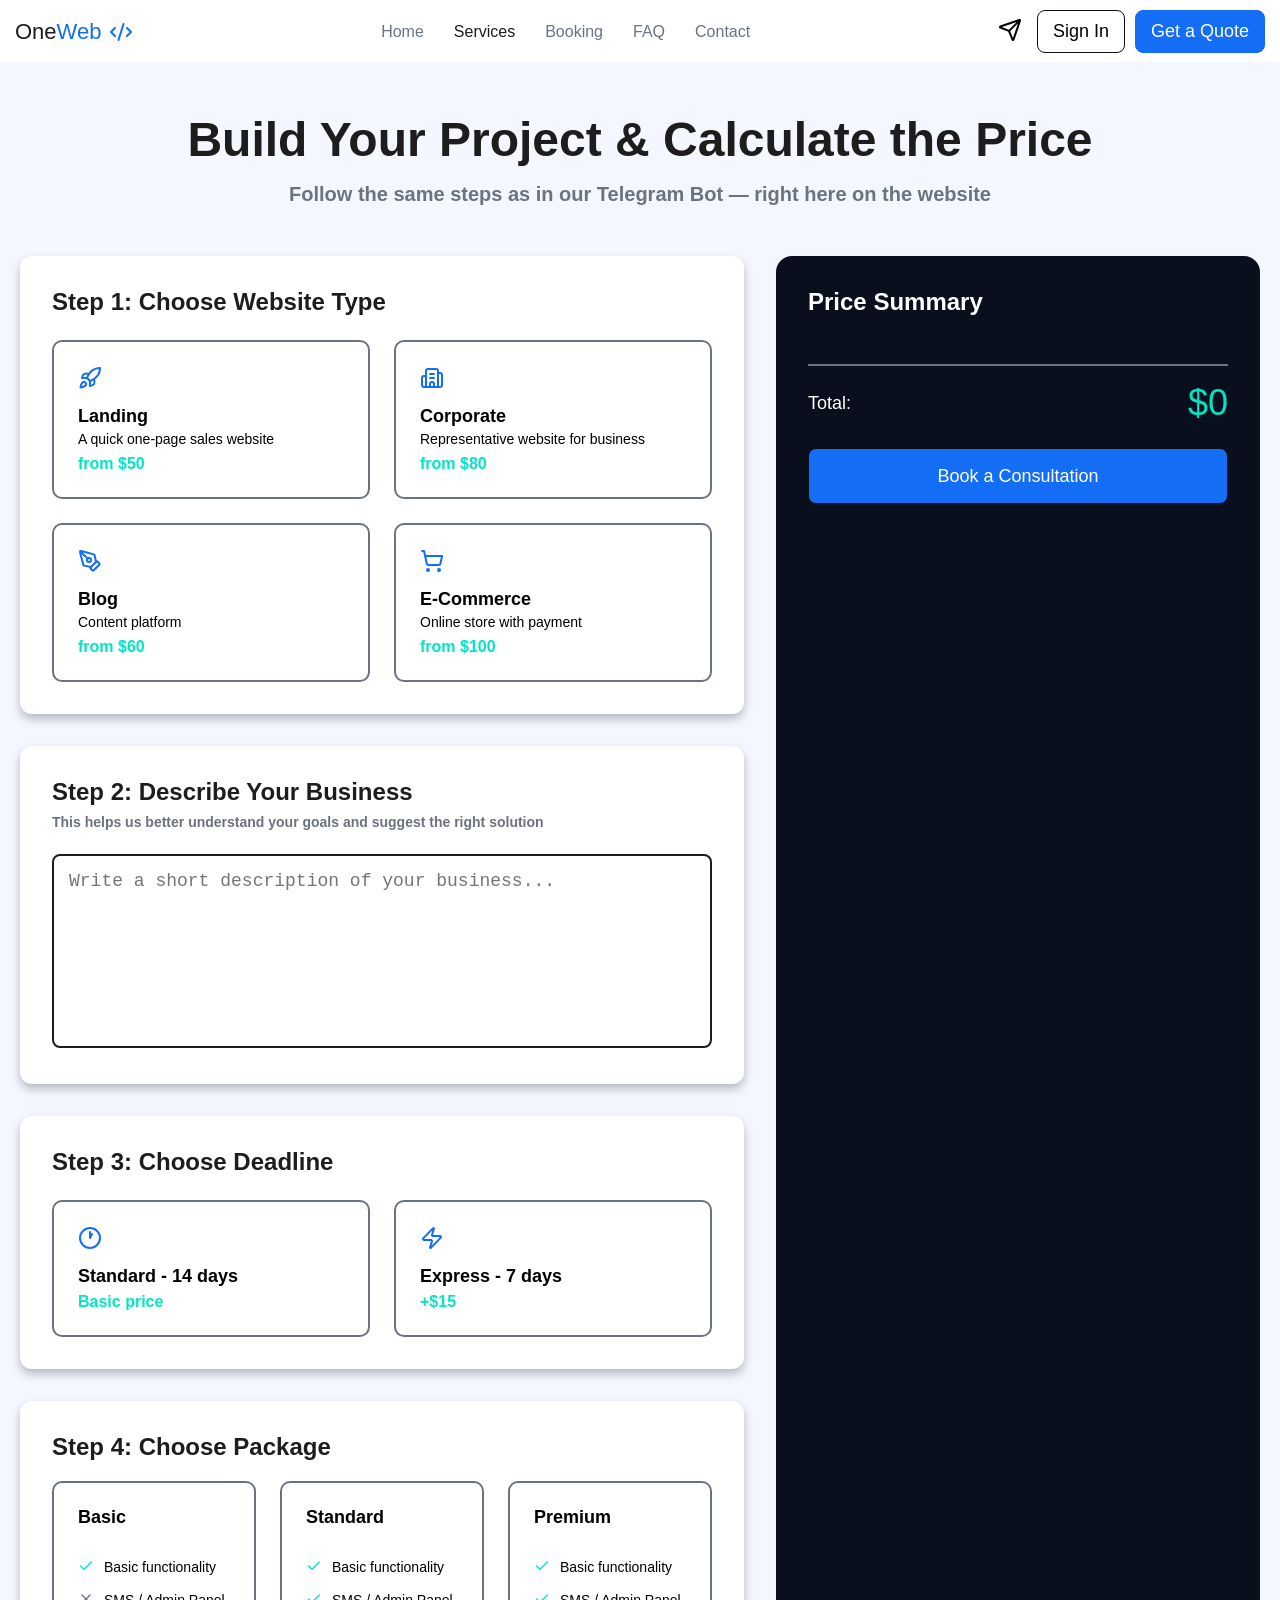
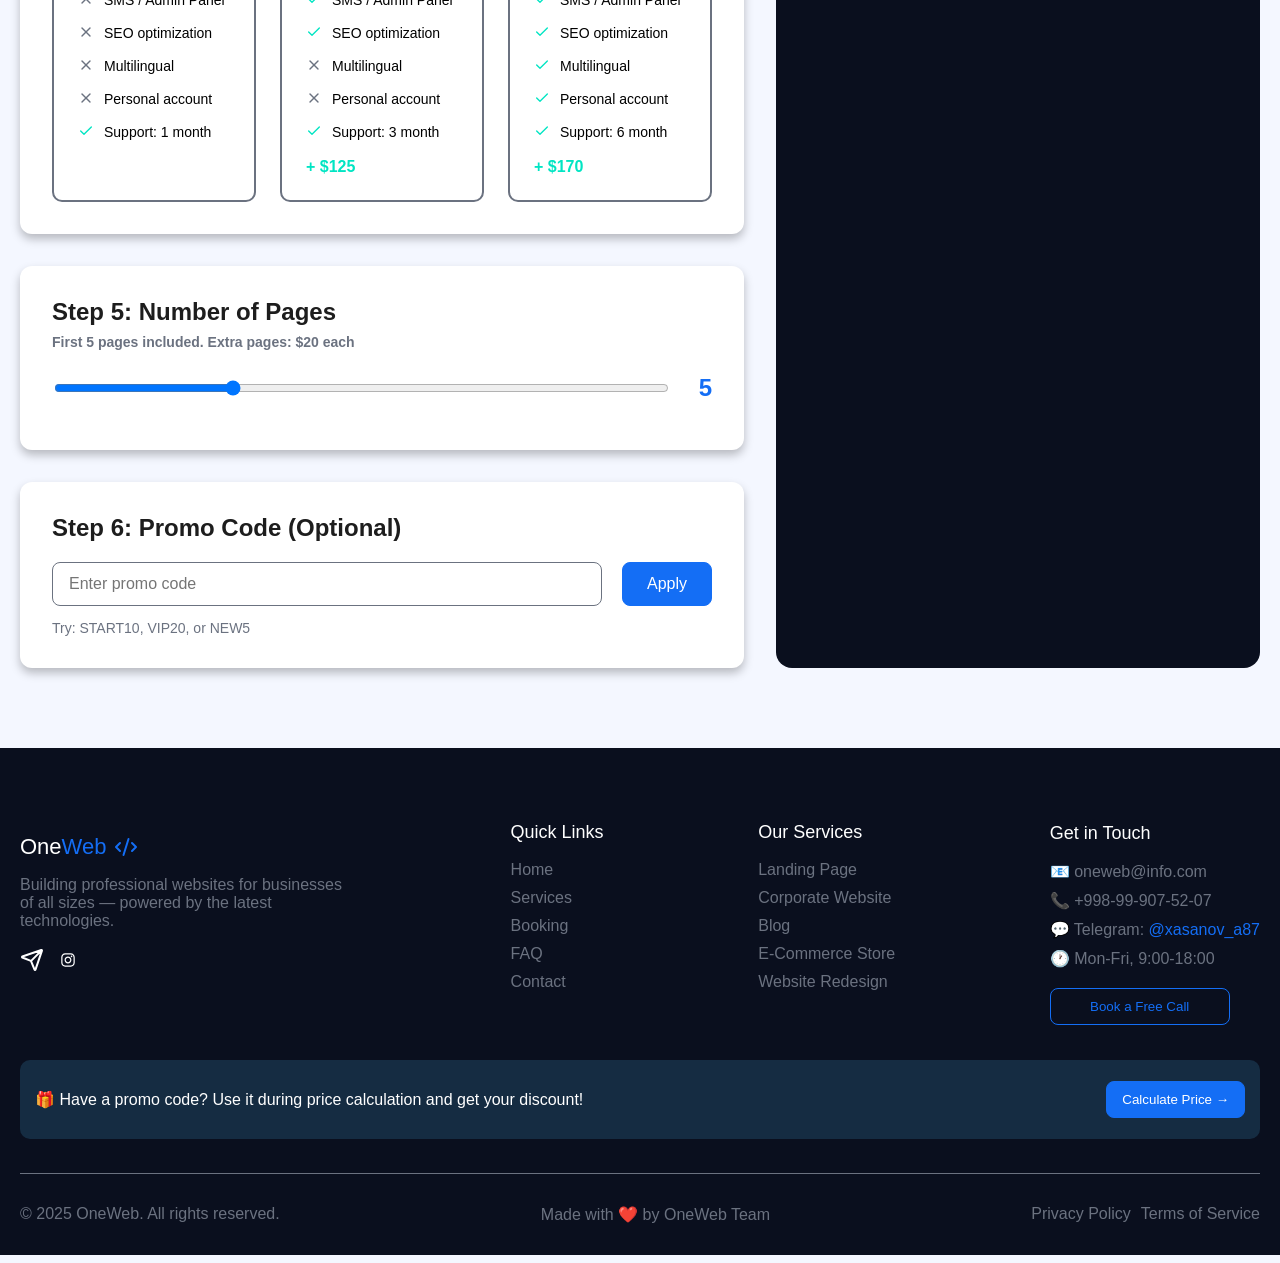
<file: services.html>
<!DOCTYPE html>
<html lang="en">
<head>
    <meta charset="UTF-8">
    <meta name="viewport" content="width=device-width, initial-scale=1.0">
    <title>OneWeb Services</title> <!-- Browser tab title -->
    <link rel="stylesheet" href="styles/main.css"> <!-- Main styles for header and footer -->
    <link rel="stylesheet" href="styles/services.css"> <!-- Services page styles -->
</head>
<body>

    <!-- HEADER  -->
    <header class="site-header"> <!-- Sticky header wrapper -->
        <div class="site-header__container container"> <!-- Inner container -->

            <!-- Site logo linking to homepage -->
            <div class="site-header__logo"> <!-- Logo wrapper -->
                <a class="site-header__logo-link" href="index.html"> <!-- Clickable logo -->
                    One<span>Web</span> <!-- "Web" in span to make it blue color -->
                    <img src="images/code-icon.svg" alt=""> <!-- Logo icon -->
                </a>
            </div>

            <!-- Desktop navigation, hidden on mobile -->
            <nav class="site-header__nav"> <!-- Navigation wrapper -->
                <ul class="site-header__nav-list nav-list"> <!-- Horizontal nav list -->
                    <li class="nav-list__item"><a href="index.html">Home</a></li> <!-- Home page link -->
                    <li class="nav-list__item active"><a href="services.html">Services</a></li> <!-- Current page - active class highlights it -->
                    <li class="nav-list__item"><a href="booking.html">Booking</a></li> <!-- Booking page link -->
                    <li class="nav-list__item"><a href="faq.html">FAQ</a></li> <!-- FAQ page link -->
                    <li class="nav-list__item"><a href="contact.html">Contact</a></li> <!-- Contact page link -->
                </ul>
            </nav>

            <!-- Desktop action buttons - hidden on mobile via CSS -->
            <div class="site-header__buttons"> <!-- Buttons wrapper -->
                <button class="telegram-btn"> <!-- Telegram bot button -->
                    <a href="https://t.me/oneweb_draft_bot" target="_blank"> <!-- Opens Telegram bot in new tab -->
                        <img src="images/telegram-icon-black.svg" alt=""> <!-- Telegram icon -->
                    </a>
                </button>
                <button class="sign-btn button">Sign In</button> <!-- Sign in button -->
                <a href="services.html"><button class="quote-btn button">Get a Quote</button></a> <!-- Primary CTA button -->
            </div>

            <!-- Burger menu button - visible only on mobile, toggles sidebar via JS -->
            <button class="site-header__menu-btn">
                <img src="images/menu-header.svg" alt=""> <!-- Hamburger icon -->
            </button>

            <!-- Mobile sidebar - hidden by default, JS adds --open class to show it -->
            <div class="site-header__sidebar sidebar"> <!-- Sidebar wrapper -->
                <nav class="sidebar__nav navigation"> <!-- Sidebar navigation -->
                    <ul class="sidebar__nav-list nav-list"> <!-- Vertical nav list -->
                        <li class="sidebar-nav-list__item"><a href="index.html">Home</a></li> <!-- Home link -->
                        <li class="sidebar-nav-list__item active"><a href="services.html">Services</a></li> <!-- Current page -->
                        <li class="sidebar-nav-list__item"><a href="booking.html">Booking</a></li> <!-- Booking link -->
                        <li class="sidebar-nav-list__item"><a href="faq.html">FAQ</a></li> <!-- FAQ link -->
                        <li class="sidebar-nav-list__item"><a href="contact.html">Contact</a></li> <!-- Contact link -->
                    </ul>
                </nav>

                <!-- Sidebar CTA buttons -->
                <div class="sidebar__buttons"> <!-- Buttons wrapper -->
                    <button class="sidebar__sign-btn button">Sign In</button> <!-- Sign in button -->
                    <a href="services.html"><button class="quote-btn button">Get a Quote</button></a> <!-- CTA button -->
                </div>
            </div>

        </div>
    </header>

    <!-- MAIN CONTENT -->
    <main class="main-content"> <!-- Main content wrapper -->
        <div class="main-content__container container"> <!-- Inner container -->

            <h1 class="main-content__title">Build Your Project & Calculate the Price</h1> <!-- Page heading -->
            <h3 class="main-content__subtitle">Follow the same steps as in our Telegram Bot — right here on the website</h3> <!-- Page subheading -->

            <!-- Two-column layout: steps on left, invoice summary on right -->
            <div class="main-content__wrapper"> <!-- Flex wrapper -->

                <div class="main-content__step-sections"> <!-- Left column - all 6 steps -->

                    <!-- STEP 1: Website Type -->
                    <section class="main-content__section webtype"> <!-- Step 1 section -->
                        <h2 class="main-content__section-title webtype__title">Step 1: Choose Website Type</h2> <!-- title -->

                        <ul class="webtype__list"> <!-- 2-column grid of type cards -->

                            <!-- Landing page card -->
                            <li class="webtype__list__item webtype-item" id="typeLanding"> <!-- Card item, id used by JS to detect selection -->
                                <div class="webtype-item__logo"><img src="images/rocket-icon.svg" alt=""></div> <!-- Card icon -->
                                <h4 class="webtype-item__title">Landing</h4> <!-- Card title -->
                                <p class="webtype-item__subtitle">A quick one-page sales website</p> <!-- Card description -->
                                <span class="webtype-item__price">from $50</span> <!-- Starting price -->
                            </li>

                            <!-- Corporate website card -->
                            <li class="webtype__list__item webtype-item" id="typeCorporate">
                                <div class="webtype-item__logo"><img src="images/building-icon.svg" alt=""></div>
                                <h4 class="webtype-item__title">Corporate</h4>
                                <p class="webtype-item__subtitle">Representative website for business</p>
                                <span class="webtype-item__price">from $80</span>
                            </li>

                            <!-- Blog card -->
                            <li class="webtype__list__item webtype-item" id="typeBlog">
                                <div class="webtype-item__logo"><img src="images/pen-icon.svg" alt=""></div>
                                <h4 class="webtype-item__title">Blog</h4>
                                <p class="webtype-item__subtitle">Content platform</p>
                                <span class="webtype-item__price">from $60</span>
                            </li>

                            <!-- E-commerce card -->
                            <li class="webtype__list__item webtype-item" id="typeEcommerce">
                                <div class="webtype-item__logo"><img src="images/shopping-cart-icon.svg" alt=""></div>
                                <h4 class="webtype-item__title">E-Commerce</h4>
                                <p class="webtype-item__subtitle">Online store with payment</p>
                                <span class="webtype-item__price">from $100</span>
                            </li>

                        </ul>
                    </section>

                    <!-- STEP 2: Business Description -->
                    <section class="main-content__section describe"> <!-- Step 2 section -->
                        <h2 class="main-content__section-title describe__title">Step 2: Describe Your Business</h2> <!-- Step title -->
                        <h4 class="main-content__section-subtitle">This helps us better understand your goals and suggest the right solution</h4> <!-- Helper text -->

                        <form class="describe__form" action="GET"> <!-- Form wrapper -->
                            <!-- 8-row textarea for user's business description -->
                            <textarea class="describe__form-textarea" name="" id="" rows="8" placeholder="Write a short description of your business..."></textarea>
                        </form>
                    </section>

                    <!-- STEP 3: Deadline - 2 cards -->
                    <section class="main-content__section deadline"> <!-- Step 3 section -->
                        <h2 class="main-content__section-title deadline__title">Step 3: Choose Deadline</h2> <!-- Step title -->

                        <ul class="deadline__list"> <!-- 2-column grid -->

                            <!-- Standard deadline card, no extra cost -->
                            <li class="deadline__list__item deadline-item" id="standardDeadline"> <!-- Card item, id used in JS -->
                                <div class="deadline-item__logo"><img src="images/clock-icon.svg" alt=""></div> <!-- Clock icon -->
                                <h4 class="deadline-item__title">Standard - 14 days</h4> <!-- Deadline label -->
                                <span class="deadline-item__price">Basic price</span> <!-- No price(free) -->
                            </li>

                            <!-- Express deadline card, adds $15 to total -->
                            <li class="deadline__list__item deadline-item" id="expressDeadline">
                                <div class="deadline-item__logo"><img src="images/lightning-icon.svg" alt=""></div> <!-- Lightning icon -->
                                <h4 class="deadline-item__title">Express - 7 days</h4>
                                <span class="deadline-item__price">+$15</span> <!-- price +$15 -->
                            </li>

                        </ul>
                    </section>

                    <!-- STEP 4: Package - Basic (free), Standard (+$125), Premium (+$170) -->
                    <section class="main-content__section package"> <!-- Step 4 section -->
                        <h2 class="main-content__section-title package__title">Step 4: Choose Package</h2> <!-- Step title -->

                        <ul class="package__list"> <!-- 3-column grid -->

                            <!-- Basic package - free, limited features -->
                            <li class="package__item" id="basicPack"> <!-- Card item, id used in JS -->
                                <h4 class="package__item-title">Basic</h4> <!-- Package name -->
                                <div class="package__item-features"> <!-- Features list -->
                                    <p class="package-feature"><span class="tick"><img src="images/check-icon.svg" alt=""></span>Basic functionality</p> <!-- Included feature -->
                                    <p class="package-feature"><span class="cross"><img src="images/x-icon.svg" alt=""></span>SMS / Admin Panel</p> <!-- Not included -->
                                    <p class="package-feature"><span class="cross"><img src="images/x-icon.svg" alt=""></span>SEO optimization</p> <!-- Not included -->
                                    <p class="package-feature"><span class="cross"><img src="images/x-icon.svg" alt=""></span>Multilingual</p> <!-- Not included -->
                                    <p class="package-feature"><span class="cross"><img src="images/x-icon.svg" alt=""></span>Personal account</p> <!-- Not included -->
                                    <p class="package-feature"><span class="tick"><img src="images/check-icon.svg" alt=""></span>Support: 1 month</p> <!-- Included -->
                                    <p class="package__item-price invisible">+ $0</p> <!-- Hidden price placeholder - keeps card height consistent with other cards -->
                                </div>
                            </li>

                            <!-- Standard package -->
                            <li class="package__item" id="standardPack">
                                <h4 class="package__item-title">Standard</h4>
                                <div class="package__item-features">
                                    <p class="package-feature"><span class="tick"><img src="images/check-icon.svg" alt=""></span>Basic functionality</p>
                                    <p class="package-feature"><span class="tick"><img src="images/check-icon.svg" alt=""></span>SMS / Admin Panel</p>
                                    <p class="package-feature"><span class="tick"><img src="images/check-icon.svg" alt=""></span>SEO optimization</p>
                                    <p class="package-feature"><span class="cross"><img src="images/x-icon.svg" alt=""></span>Multilingual</p>
                                    <p class="package-feature"><span class="cross"><img src="images/x-icon.svg" alt=""></span>Personal account</p>
                                    <p class="package-feature"><span class="tick"><img src="images/check-icon.svg" alt=""></span>Support: 3 month</p>
                                    <p class="package__item-price">+ $125</p> <!-- Package price $125-->
                                </div>
                            </li>

                            <!-- Premium package - all features included -->
                            <li class="package__item" id="premiumPack">
                                <h4 class="package__item-title">Premium</h4>
                                <div class="package__item-features">
                                    <p class="package-feature"><span class="tick"><img src="images/check-icon.svg" alt=""></span>Basic functionality</p>
                                    <p class="package-feature"><span class="tick"><img src="images/check-icon.svg" alt=""></span>SMS / Admin Panel</p>
                                    <p class="package-feature"><span class="tick"><img src="images/check-icon.svg" alt=""></span>SEO optimization</p>
                                    <p class="package-feature"><span class="tick"><img src="images/check-icon.svg" alt=""></span>Multilingual</p>
                                    <p class="package-feature"><span class="tick"><img src="images/check-icon.svg" alt=""></span>Personal account</p>
                                    <p class="package-feature"><span class="tick"><img src="images/check-icon.svg" alt=""></span>Support: 6 month</p>
                                    <p class="package__item-price">+ $170</p> <!-- Package price $170-->
                                </div>
                            </li>

                        </ul>
                    </section>

                    <!-- STEP 5: Number of Pages - slider from 1-15, first 5 free, $20 each after -->
                    <section class="main-content__section pages"> <!-- Step 5 section -->
                        <h2 class="main-content__section-title pages__title">Step 5: Number of Pages</h2> <!-- Step title -->
                        <h4 class="main-content__section-subtitle">First 5 pages included. Extra pages: $20 each</h4> <!-- Pricing rule -->

                        <div class="pages__counter"> <!-- Slider and label wrapper -->
                            <input class="pages__input" type="range" min="1" max="15" value="5" id="slider"> <!-- Range slider, default 5, JS reads this value -->
                            <label class="pages__label" for="slider">5</label> <!-- Shows current slider value, updated by JS -->
                        </div>
                        <p class="pages__extra"></p> <!-- Extra cost text, filled by JS when pages > 5 -->
                    </section>

                    <!-- STEP 6: Promo Code - optional -->
                    <section class="main-content__section promocode"> <!-- Step 6 section -->
                        <h2 class="main-content__section-title promocode__title">Step 6: Promo Code (Optional)</h2> <!-- Step title -->

                        <div class="promocode__form"> <!-- Input and button row -->
                            <input class="promocode__input" type="text" placeholder="Enter promo code"> <!-- Text input for promo code -->
                            <button class="promocode__btn button">Apply</button> <!-- Button to validate promo code in JS -->
                        </div>
                        <div class="promocode__notification"></div> <!-- Empty div - JS gives success or error message here -->
                        <p class="promocode__hint">Try: START10, VIP20, or NEW5</p> <!-- Hint showing available codes -->
                    </section>

                </div>

                <!-- INVOICE SUMMARY - sticky panel, all values updated in real time by calculateTotal() -->
                <div class="main-content__invoice invoice"> <!-- Right column - price summary card -->
                    <h2 class="invoice__title">Price Summary</h2> <!-- Summary title -->

                    <!-- Line items - all empty by default, JS fills them when user makes selections -->
                    <div class="invoice__variables"> <!-- Line items wrapper -->
                        <p class="invoice__type"></p> <!-- Website type line -->
                        <p class="invoice__deadline"></p> <!-- Deadline surcharge line -->
                        <p class="invoice__package"></p> <!-- Package line -->
                        <p class="invoice__pages"></p> <!-- Extra pages line -->
                        <p class="invoice__promocode"></p> <!-- Promo discount line -->
                    </div>

                    <div class="invoice__summary"> <!-- Total section -->
                        <p class="invoice__total">Total: <span class="invoice__total-price">$0</span></p> <!-- Total starts at $0, updated by JS -->
                        <p class="invoice__deadline-st"></p> <!-- Shows "Deadline: 14 days" for standard deadline -->
                    </div>

                    <button class="invoice__btn button">Book a Consultation</button> <!-- CTA button -->
                </div>

            </div>
        </div>
    </main>

    <!-- FOOTER -->
    <footer class="site-footer"> <!-- Footer wrapper -->
        <div class="site-footer__container container"> <!-- Inner container -->
            <div class="site-footer__links"> <!-- Top section with 4 columns -->

                <!-- Column 1: Brand info and socials -->
                <div class="site-footer__info"> <!-- Info column -->
                    <div class="site-footer__logo"> <!-- Logo wrapper -->
                        <a class="site-footer__logo-link" href="index.html"> <!-- Logo link to homepage -->
                            One<span>Web</span> <img src="images/code-icon.svg" alt=""> <!-- Logo text and icon -->
                        </a>
                    </div>
                    <p class="site-footer__text">Building professional websites for businesses of all sizes — powered by the latest technologies.</p> <!-- Brand description -->
                    <div class="site-footer__socials"> <!-- Social icons wrapper -->
                        <ul class="site-footer__socials-list socials-list"> <!-- Social links list -->
                            <!-- Telegram bot link -->
                            <li class="socials-list__item"><a href="https://t.me/oneweb_draft_bot" target="_blank"><svg xmlns="http://www.w3.org/2000/svg" width="24" height="24" fill="none" stroke="#fff" stroke-linecap="round" stroke-linejoin="round" stroke-width="2" class="lucide lucide-send-icon lucide-send"><path d="M14.536 21.686a.5.5 0 0 0 .937-.024l6.5-19a.496.496 0 0 0-.635-.635l-19 6.5a.5.5 0 0 0-.024.937l7.93 3.18a2 2 0 0 1 1.112 1.11zM21.854 2.147l-10.94 10.939"/></svg></a></li> <!-- Telegram SVG icon -->
                            <!-- Instagram link -->
                            <li class="socials-list__item"><a href="https://www.instagram.com/oneweb_studio/" target="_blank"><img src="images/instagram.svg" alt="instagram icon"></a></li>
                        </ul>
                    </div>
                </div>

                <!-- Column 2: Quick navigation links -->
                <div class="site-footer__nav"> <!-- Nav column -->
                    <ul class="site-footer__nav-list nav-list"> <!-- Nav list -->
                        <p class="site-footer__title">Quick Links</p> <!-- Column title -->
                        <li class="footer-nav-list__item"><a href="index.html">Home</a></li> <!-- Home link -->
                        <li class="footer-nav-list__item"><a href="services.html">Services</a></li> <!-- Services link -->
                        <li class="footer-nav-list__item"><a href="booking.html">Booking</a></li> <!-- Booking link -->
                        <li class="footer-nav-list__item"><a href="faq.html">FAQ</a></li> <!-- FAQ link -->
                        <li class="footer-nav-list__item"><a href="contact.html">Contact</a></li> <!-- Contact link -->
                    </ul>
                </div>

                <!-- Column 3: Services list -->
                <div class="site-footer__services"> <!-- Services column -->
                    <ul class="site-footer__nav-list nav-list"> <!-- Services list -->
                        <p class="site-footer__title">Our Services</p> <!-- Column title -->
                        <li class="footer-nav-list__item"><a href="services.html">Landing Page</a></li> <!-- Service link -->
                        <li class="footer-nav-list__item"><a href="services.html">Corporate Website</a></li>
                        <li class="footer-nav-list__item"><a href="services.html">Blog</a></li>
                        <li class="footer-nav-list__item"><a href="services.html">E-Commerce Store</a></li>
                        <li class="footer-nav-list__item"><a href="services.html">Website Redesign</a></li>
                    </ul>
                </div>

                <!-- Column 4: Contact details -->
                <div class="site-footer__contacts"> <!-- Contacts column -->
                    <ul class="site-footer__nav-list nav-list"> <!-- Contacts list -->
                        <p class="site-footer__title">Get in Touch</p> <!-- Column title -->
                        <li class="footer-nav-list__item"><a href="">📧 oneweb@info.com</a></li> <!-- Email -->
                        <li class="footer-nav-list__item"><a href="">📞 +998-99-907-52-07</a></li> <!-- Phone -->
                        <li class="footer-nav-list__item">💬 Telegram: <a href="https://t.me/xasanov_a87" target="_blank">@xasanov_a87</a></li> <!-- Telegram contact -->
                        <li class="footer-nav-list__item">🕐 Mon-Fri, 9:00-18:00</li> <!-- Working hours -->
                        <li class="footer-nav-list__item"><a href="booking.html"><button class="site-footer__booking-btn button">Book a Free Call</button></a></li> <!-- Booking CTA -->
                    </ul>
                </div>

            </div>

            <!-- Promo banner - reminding users about promo codes -->
            <div class="site-footer__promo"> <!-- Promo banner wrapper -->
                <p class="site-footer__promo-text">🎁 Have a promo code? Use it during price calculation and get your discount!</p> <!-- Promo text -->
                <a href="services.html"><button class="site-footer__promo-btn button">Calculate Price →</button></a> <!-- Link to services page -->
            </div>

            <!-- Bottom bar - copyright and legal links -->
            <div class="site-footer__policy"> <!-- Policy bar wrapper -->
                <p class="site-footer__rights">© 2025 OneWeb. All rights reserved.</p> <!-- Copyright text -->
                <p class="site-footer__love">Made with ❤️ by OneWeb Team</p> <!-- Team credit -->
                <div class="site-footer__policy-links"> <!-- Legal links wrapper -->
                    <a class="policy-links__item" href="">Privacy Policy</a> <!-- Privacy policy link -->
                    <a class="policy-links__item" href="">Terms of Service</a> <!-- Terms link -->
                </div>
            </div>

        </div>
    </footer>

    <script src="js/main.js"></script> <!-- Main JS - burger menu logic, loads first -->
    <script src="js/services.js"></script> <!-- Services JS, price calculator logic -->

</body>
</html>
</file>
<file: styles/main.css>
:root {
    --background: #fff; /* White - used for backgrounds and text on dark surfaces */
    --primary: #146ef5; /* Blue - main brand color for buttons and accents */
    --surface: #f5f7fa; /* Light gray - used for sidebar and card backgrounds */
    --highlight: #00E5C3; /* This color used for prices and positive values */
    --text-primary: #1d1d1d; /* Black - main text color */
    --text-secondary: #6b7280; /* Gray - used for subtitles and secondary text */
    --success: #16a34a; /* Green - used for success messages */
    --error: #dc2626; /* Red - used for error messages */
    --primaty-dark: #0a0f1e; /* Dark - used for footer background */
    --services-bgc: #f4f7ff; /* Light blue - background for services page */
}

/* Full page height so footer stays at bottom */
html {
    height: 100%; /* Makes html element fill the full viewport height */
}

/* Makes main content grow to fill all available space */
main {
    flex: 1; /* Pushes footer to bottom by filling remaining vertical space */
}

/* Flexbox column layout so footer is always pushed to bottom */
body {
    display: flex; /* Enables flexbox layout */
    flex-direction: column; /* Stacks header, main, footer vertically */
    padding: 0; /* Removes default browser padding */
    margin: 0; /* Removes default browser margin */
    min-height: 100%; /* Ensure body fills at least full viewport height */
    font-family: 'Inter', 'Plus Jakarta Sans', Arial, Helvetica, sans-serif; /* Font families */
}

/* Global link hover color */
a:hover {
    color: var(--primary); /* All links turn blue on hover */
}

/* Reusable button base style */
.button {
    padding: 10px 15px; /* Inner spacing */
    border-radius: 8px; /* Rounded corners */
    border: 1px solid #0A0F1E; /* Dark border */
    background-color: transparent; /* No fill by default */
    cursor: pointer; /* Shows hand cursor on hover */
}

/* Slight fade on all button hovers */
button:hover {
    opacity: 0.85; /* Slightly fades button on hover for feedback */
}

/* Centered page wrapper with max width */
.container {
    max-width: 1400px; /* Prevents content from stretching too wide on large screens */
    margin: 0 auto; /* Centers container horizontally */
    padding: 0 20px; /* Side padding so content doesn't touch screen edges */
}


/* HEADER */
.site-header {
    position: sticky; /* Header sticks to top while user scrolls */
    top: 0; /* Sticks to the very top of viewport */
    left: 0; /* Starts from left edge */
    width: 100%; /* Full width */
    height: 62px; /* Fixed header height */
    z-index: 10000; /* Above all page content */
    background-color: var(--background); /* White background */
}

/* Header inner layout - logo on left, navigation on right */
.site-header__container {
    position: relative; /* Needed for sidebar absolute positioning inside it */
    display: flex; /* Horizontal layout */
    align-items: center; /* Vertically centers all header items */
    justify-content: space-between; /* Spreads logo, nav, buttons apart */
    padding: 10px 15px; /* Inner spacing */
}

/* Logo above mobile sidebar overlay */
.site-header__logo {
    z-index: 1100; /* Keeps logo above the sidebar when it opens */
}

.site-header__logo-link {
    display: flex; /* Aligns icon and text horizontally */
    align-items: center; /* Vertically centers icon with text */
    color: var(--text-primary); /* Dark text color */
    text-decoration: none; /* Removes underline */
    font-size: 22px; /* Logo font size */
}

/* Blue accent on logo icon */
.site-header__logo span {
    margin-right: 8px; /* Space between "Web" and the icon */
    color: var(--primary); /* "Web" text shown in blue */
}

/* Horizontal nav list - shown on desktop */
.site-header__nav-list {
    list-style: none; /* Removes bullet points */
    display: flex; /* Horizontal layout */
    align-items: center; /* Vertically centers items */
    margin: 0; /* Removes default margin */
    padding: 0; /* Removes default padding */
}

.nav-list__item a {
    color: var(--text-secondary); /* Gray link color */
    text-decoration: none; /* No underline */
    font-size: 16px; /* Nav link font size */
    cursor: pointer; /* Hand cursor */
}

/* Spacing between nav items except last */
.nav-list__item:not(:last-child) {
    margin-right: 30px; /* Gap between nav links */
}

.nav-list__item a:hover {
    color: var(--primary); /* Links turn blue on hover */
}

/* Burger menu button - hidden on desktop, shown on mobile */
.site-header__menu-btn {
    display: none; /* Hidden by default, shown via media query on mobile */
    margin: 0; /* Removes default margin */
    padding: 0; /* Removes default padding */
    border: 0; /* Removes default border */
    z-index: 1100; /* Above sidebar overlay */
    background-color: transparent; /* No background color*/
}

/* Mobile sidebar - hidden by default, shown when .sidebar--open is added via JS */
.site-header__sidebar {
    display: none; /* Hidden until JS adds open class */
    position: absolute; /* Positioned relative to header container */
    right: 0; /* Aligned to right edge */
    top: 0; /* Starts from top of header */
    width: 100%; /* Full width overlay */
    height: 430px; /* Fixed sidebar height */
    z-index: 1000; /* Below burger button but above page content */
    background-color: var(--surface); /* Light gray background */
}

/* Sidebar nav pushed down to clear the header */
.sidebar__nav {
    position: relative; /* Needed for the pseudo-element divider line */
    margin-left: 20px; /* Left indent */
    margin-top: 80px; /* Pushes nav below the header row */
}

/* Vertical nav list inside the sidebar */
.sidebar__nav-list {
    padding: 0; /* Removes default padding */
    margin: 0; /* Removes default margin */
    display: flex; /* Flex layout */
    flex-direction: column; /* Stacks links vertically */
    align-items: left; /* Aligns links to the left */
    list-style: none; /* Removes bullet points */
}

.sidebar-nav-list__item a {
    font-size: 18px; /* Larger font for mobile readability */
    color: var(--text-secondary); /* Gray color */
    text-decoration: none; /* No underline */
}

/* Active page link shown in darker color */
.active a {
    color: var(--text-primary); /* Current page link shown in dark color */
}

.sidebar-nav-list__item a:hover {
    color: var(--primary); /* Links turn blue on hover */
}

.sidebar-nav-list__item:not(:last-child) {
    margin-bottom: 20px; /* Spacing between sidebar links */
}

/* A line below sidebar nav using pseudo element */
.sidebar__nav-list::after {
    content: ""; /* Required for pseudo-element to render */
    position: absolute; /* Positioned relative to sidebar nav */
    left: 0; /* Starts from left edge */
    bottom: -30px; /* Placed below the last nav item */
    width: calc(100% - 23px); /* Slightly shorter than full width */
    height: 1px; /* Thin divider line */
    background: var(--text-secondary); /* Gray line color */
}

/* Sidebar action buttons container */
.sidebar__buttons {
    margin-top: 45px; /* Space above buttons section */
    padding-left: 20px; /* Left indent matching nav */
    width: calc(100% - 40px); /* Full width minus left and right padding */
    display: flex; /* Flex layout */
    align-items: center; /* Centers buttons horizontally */
    flex-direction: column; /* Stacks buttons vertically */
}

.sidebar__sign-btn {
    width: 100%; /* Full width button */
    margin-bottom: 15px; /* Space below sign in button */
    font-size: 18px; /* Button text size */
}

/* Primary CTA button in sidebar */
.sidebar__quote-btn {
    width: 100%; /* Full width button */
    font-size: 18px; /* Button text size */
    border-color: var(--primary); /* Blue border */
    background-color: var(--primary); /* Blue background */
    color: var(--background); /* White text */
}

/* Desktop header buttons container */
.site-header__buttons {
    display: flex; /* Horizontal layout */
    align-items: center; /* Vertically centers buttons */
}

/* Telegram icon button - no default button styles */
.telegram-btn {
    padding: 0; /* Removes default padding */
    margin: 0; /* Removes default margin */
    border: 0; /* Removes default border */
    background-color: transparent; /* No background */
    cursor: pointer; /* Hand cursor */
}

.sign-btn {
    margin-left: 15px; /* Space after telegram button */
    margin-right: 10px; /* Space before quote button */
    font-size: 18px; /* Button text size */
}

/* Primary CTA button in desktop header */
.quote-btn {
    font-size: 18px; /* Button text size */
    border-color: var(--primary); /* Blue border */
    background-color: var(--primary); /* Blue background */
    color: var(--background); /* White text */
}


/* FOOTER */
.site-footer {
    background-color: var(--primaty-dark); /* Dark navy background */
}

.site-footer__container {
    display: flex; /* Flex layout */
    flex-direction: column; /* Stacks sections vertically */
    padding-top: 40px; /* Space at top of footer */
}

.site-footer__title {
    margin-top: 0; /* Removes top margin */
    font-size: 18px; /* Column title size */
    color: var(--background); /* White text */
}

/* Footer top section - logo, nav, contacts in a row */
.site-footer__links {
    margin-bottom: 35px; /* Space below top section */
    display: flex; /* Horizontal layout */
    align-items: center; /* Vertically aligns columns */
    justify-content: space-between; /* Spreads columns evenly */
}

.site-footer__info {
    max-width: 336px; /* Limits brand info column width */
}

.site-footer__logo-link {
    display: flex; /* Aligns icon and text */
    align-items: center; /* Vertically centers icon */
    color: var(--background); /* White text */
    text-decoration: none; /* No underline */
    font-size: 22px; /* Logo font size */
}

.site-footer__logo span {
    margin-right: 8px; /* Space between "Web" and icon */
    color: var(--primary); /* Blue accent on "Web" */
}

.site-footer__text {
    color: var(--text-secondary); /* Gray description text */
}

.site-footer__socials-list {
    display: flex; /* Horizontal layout */
    align-items: center; /* Vertically centers icons */
    list-style: none; /* No bullets */
    padding: 0; /* Removes default padding */
    margin: 0; /* Removes default margin */
}

.socials-list__item:not(:last-child) {
    margin-right: 10px; /* Gap between social icons */
}

/* Vertical nav list in footer columns */
.site-footer__nav-list {
    list-style: none; /* No bullets */
    display: flex; /* Flex layout */
    flex-direction: column; /* Stacks links vertically */
    padding: 0; /* Removes default padding */
    margin: 0; /* Removes default margin */
}

.footer-nav-list__item:not(:last-child) {
    margin-bottom: 10px; /* Gap between footer links */
}

.footer-nav-list__item a {
    text-decoration: none; /* No underline */
    color: var(--text-secondary); /* Gray link color */
}

.footer-nav-list__item a:hover {
    color: var(--primary); /* Links turn blue on hover */
}

.site-footer__booking-btn {
    margin-top: 10px; /* Space above button */
    width: 180px; /* Fixed button width */
    padding: 10px 20px; /* Inner spacing */
    border-color: var(--primary); /* Blue border */
    color: var(--primary); /* Blue text */
}

.site-footer__contacts {
    padding-top: 35px; /* Space above contacts column */
}

.site-footer__contacts .footer-nav-list__item {
    color: var(--text-secondary); /* Gray text for contact items */
}

/* Telegram link highlighted in blue */
.site-footer__contacts .footer-nav-list__item:nth-child(4) a {
    color: var(--primary); /* 4th contact item (Telegram) shown in blue */
}

/* Promo banner with semi-transparent blue background */
.site-footer__promo {
    position: relative; /* Needed for pseudo-element divider */
    display: flex; /* Horizontal layout */
    align-items: center; /* Vertically centers text and button */
    justify-content: space-between; /* Text on left, button on right */
    padding: 14px 15px; /* Inner spacing */
    border-radius: 10px; /* Rounded corners */
    background-color: rgba(76, 176, 234, 0.18); /* Semi-transparent blue */
}

/* Divider line below promo block using pseudo-element */
.site-footer__promo::after {
    content: ""; /* Required for pseudo-element to render */
    position: absolute; /* Positioned relative to promo block */
    left: 0; /* Starts from left edge */
    bottom: -35px; /* Placed below the promo block */
    width: 100%; /* Full width */
    height: 1px; /* Thin divider line */
    background: var(--text-secondary); /* Gray line */
}

.site-footer__promo-text {
    color: var(--background); /* White promo text */
}

/* Primary CTA button inside promo block */
.site-footer__promo-btn {
    border-color: var(--primary); /* Blue border */
    background-color: var(--primary); /* Blue background */
    color: var(--background); /* White text */
}

/* Bottom policy bar - copyright and links */
.site-footer__policy {
    display: flex; /* Horizontal layout */
    align-items: center; /* Vertically centers items */
    justify-content: space-between; /* Spreads items across full width */
    margin-top: 50px; /* Space above policy bar */
    padding-bottom: 15px; /* Space below policy bar */
    color: var(--text-secondary); /* Gray text */
}

.site-footer__policy-links {
    display: flex; /* Horizontal layout */
    align-items: center; /* Vertically centers links */
}

.policy-links__item {
    text-decoration: none; /* No underline */
    color: var(--text-secondary); /* Gray link color */
}

.policy-links__item:not(:last-child) {
    margin-right: 10px; /* Gap between policy links */
}


/*  RESPONSIVE - Breakpoint: 850px */
@media (max-width: 850px) {

    /* Hide desktop nav and buttons, show burger menu instead */
    .site-header__nav, .site-header__buttons {
        display: none; /* Hides desktop nav and buttons on mobile */
    }

    .site-header__menu-btn {
        display: block; /* Shows burger button on mobile */
    }

    /* JS adds this class to open the sidebar */
    .site-header__sidebar--open {
        display: block; /* Makes sidebar visible */
        transform: translateX(0); /* Slides sidebar into view */
    }

    /* Stack footer columns vertically on mobile */
    .site-footer__links {
        flex-direction: column; /* Stacks columns vertically */
        align-items: flex-start; /* Aligns columns to left */
    }

    .site-footer__info {
        max-width: 100%; /* Allows info column to use full width */
        margin-bottom: 30px; /* Space below info column */
    }

    .site-footer__title {
        margin-top: 0; /* Removes top margin */
        margin-bottom: 20px; /* Space below column titles */
        font-size: 18px; /* Keeps same font size */
    }

    .site-footer__services {
        margin-top: 30px; /* Space above services column */
    }

    .footer-nav-list__item:not(:last-child) {
        margin-bottom: 15px; /* Slightly larger gap between links on mobile */
    }

    /* Stack policy bar vertically and center it */
    .site-footer__policy {
        flex-direction: column; /* Stacks items vertically */
        align-items: center; /* Centers items */
        justify-content: center; /* Centers vertically */
        padding-bottom: 20px; /* Extra bottom padding on mobile */
    }

    .site-footer__rights {
        text-align: center; /* Centers copyright text */
    }

    .site-footer__love {
        margin-top: 0; /* Removes top margin */
        text-align: center; /* Centers team credit text */
    }
}

/* RESPONSIVE - Breakpoint: 600px */
@media (max-width: 600px) {

    /* Stack promo block content vertically */
    .site-footer__promo {
        flex-direction: column; /* Stacks text and button vertically */
    }

    /* Stack policy links vertically */
    .site-footer__policy-links {
        flex-direction: column; /* Stacks links vertically */
    }

    .policy-links__item:nth-child(1) {
        text-align: center; /* Centers first policy link */
        margin-right: 0; /* Removes right margin */
        margin-bottom: 16px; /* Space below first link */
    }
}
</file>
<file: styles/index.css>
:root {
    --background: #fff; /* White - used for backgrounds and text on dark surfaces */
    --primary: #146ef5; /* Blue - main brand color for buttons and accents */
    --surface: #f5f7fa; /* Light gray - used for sidebar and card backgrounds */
    --highlight: #00E5C3; /* This color used for prices and positive values */
    --text-primary: #1d1d1d; /* Black - main text color */
    --text-secondary: #6b7280; /* Gray - used for subtitles and secondary text */
    --success: #16a34a; /* Green - used for success messages */
    --error: #dc2626; /* Red - used for error messages */
    --primaty-dark: #0a0f1e; /* Dark - used for footer background */
    --services-bgc: #f4f7ff; /* Light blue - background for services page */
}

* {
  box-sizing: border-box;
}

body {
    background-color: var(--services-bgc);
}
/* HERO SECTION */
.hero {
  position: relative;
  display: flex;
  align-items: center;
  justify-content: center;
  text-align: center;
  width: 100%;
  padding-top: 50px;
  padding-bottom: 80px;
  background: linear-gradient(135deg, #0b132b, #1c2541);
  overflow: hidden;
}

/* Background image */
.hero::before {
  content: "";
  position: absolute;
  width: 100%;
  height: 100%;
  background-image: 
    linear-gradient(rgba(255,255,255,0.05) 1px, transparent 1px),
    linear-gradient(90deg, rgba(255,255,255,0.05) 1px, transparent 1px);
  background-size: 40px 40px;
  z-index: 1;
}

.hero-content {
  position: relative;
  z-index: 2;
  max-width: 900px;
}

.hero h1 {
    margin-top: 0;
    margin-bottom: 25px;
    font-size: 60px;
    font-weight: bold;
    line-height: 1.3;
    color: var(--background);
}

.hero h1 span {
  color: var(--highlight);
}

.hero p {
  margin: 0px;
  color: var(--surface);
  font-size: 20px;
}

.hero-buttons {
  margin-top: 30px;
  display: flex;
  gap: 15px;
  justify-content: center;
}

.btn {
  padding: 16px 32px;
  border-radius: 8px;
  border: none;
  cursor: pointer;
  font-size: 18px;
}

.primary {
    background: var(--primary);
    color: var(--background);
}

.outline {
    background: transparent;
    border: 1px solid var(--background);
    color: var(--background);
}


/* STATS SECTION */
.stats {
    background: var(--surface);
    padding: 40px 0;
}

.stats-list {
    display: flex;
    align-items: center;
    justify-content: space-between;
    text-align: center;
    
}

.stat h2 {
    margin-top: 0;
    margin-bottom: 15px;
    color: var(--primary);
    font-size: 36px;
}

.stat p {
    margin: 0;
    color: var(--text-secondary);
    font-size: 16px;
}


/* PROJECTS SECTION */
.projects {
  background: var(--background);
  padding: 80px 20px;
  text-align: center;
}

.projects h2 {
    margin-top: 0;
    margin-bottom: 16px;
    font-size: 36px;
    color: var(--text-primary);
}

.subtitle {
    margin-top: 0;
    margin-bottom: 48px;
    color: #6b7280;
}

.cards {
  margin-top: 40px;
  margin-bottom: 32px;
  display: flex;
  gap: 25px;
  justify-content: center;
  flex-wrap: wrap;
}

.card {
  width: 475px;
  background: white;
  border-radius: 16px;
  overflow: hidden;
  text-align: left;
  box-shadow: 0 10px 25px rgba(0,0,0,0.08);
  transition: 0.3s;
}

.card:hover {
  transform: translateY(-6px);
}

/* IMAGE */
.image {
  position: relative;
}

.image img {
  width: 100%;
  height: 192px;
  object-fit: cover;
}

/* BADGE */
.badge {
  position: absolute;
  top: 10px;
  left: 10px;
  background: var(--primary);
  color: white;
  padding: 5px 12px;
  border-radius: 20px;
  font-size: 12px;
}

/* CONTENT */
.card-content {
  padding: 24px;
}

.card-content h3 {
    margin: 0 0 8px;
    font-size: 20px;
    color: var(--text-primary);
}

.card-content p {
  margin: 0 0 16px;
  color: var(--text-secondary);
  font-size: 14px;
}

/* BOTTOM */
.card-bottom {
  display: flex;
  justify-content: space-between;
  align-items: center;
}

.green {
  color: var(--highlight);
  font-size: 15px;
  font-weight: 600;
}

.card-bottom a {
  text-decoration: none;
  color: var(--primary);
  font-size: 15px;
  font-weight: 600;
}

/* BUTTON */
.see-all {
  padding: 12px 32px;
  font-size: 18px;
  font-weight: 500;
  background: var(--primary);
  color: var(--background);
  border: none;
  border-radius: 10px;
  cursor: pointer;
}




/* FEATURES SECTION */
.features {
  padding: 80px 20px;
  background: linear-gradient(135deg, #0b132b, #1c2541);
  text-align: center;
}

.features h2 {
    margin: 0 0 16px;
    font-size: 36px;
    color: var(--background);
}

.features .subtitle {
  margin: 0 0 48px;
  color: var(--surface);
}

/* GRID */
.features-grid {
  display: grid;
  grid-template-columns: repeat(3, 1fr);
  gap: 25px;
  max-width: 1400px;
  margin-left: auto;
  margin-right: auto;
}

/* CARD */
.feature-card {
  background: rgba(255,255,255,0.03);
  border-radius: 16px;
  padding: 25px;
  text-align: left;
  border: 1px solid rgba(255,255,255,0.08);
  transition: 0.3s;
}

.feature-card:hover {
  transform: translateY(-6px);
  border: 1px solid #00d4c6;
}

/* ACTIVE CARD (как первая) */
.feature-card.active {
  border: 1px solid #00d4c6;
  box-shadow: 0 0 15px rgba(0,212,198,0.3);
}

/* ICON */
.icon {
  color: var(--highlight);
  margin-bottom: 0 0 16px;
}

/* TEXT */
.feature-card h3 {
  font-size: 20px;
  margin-bottom: 0 0 8px;
  color: var(--background);
}

.feature-card p {
  font-size: 14px;
  color: var(--surface);
}


.tech {
    margin: 0;
    padding: 80px 20px;
    text-align: center;
}
.tech h2 {
    margin: 0 0 16px;
    font-size: 36px;
    color: var(--text-primary);
}
.tech p{
    margin: 0 0 48px;
    font-size: 16px;
    color: var(--text-secondary);
}
/* SLIDER */
.slider {
    position: relative;
    overflow: hidden;
    margin: 0;
}

.slide-track {
  display: flex;
  gap: 20px;
  animation: scroll 25s linear infinite;
}

.tech-card {
  min-width: 140px;
  padding: 16px 0;
  background: var(--background);
  border-radius: 12px;
  font-weight: 600;
  border: 1px solid var(--text-secondary);
  color: var(--text-primary);
  white-space: nowrap;
  transition: 0.2s ease;
}

.tech-card:hover {
    color: var(--primary);
    border-color: var(--primary);
}

@keyframes scroll {
  from {
    transform: translateX(0);
  }
  to {
    transform: translateX(-50%);
  }
}




/* TESTIMONIALS */
.testimonials {
  padding: 80px 20px;
  background: #f5f6f8;
  text-align: center;
}

.testimonials h2 {
    margin: 0 0 48px;
    font-size: 36px;
    color: var(--text-primary);
}

/* GRID */
.testimonials-grid {
  margin: 0;
  display: flex;
  gap: 25px;
  justify-content: center;
  flex-wrap: wrap;
}

/* CARD */
.testimonial {
  width: 320px;
  background: var(--background);
  border-radius: 16px;
  padding: 24px;
  text-align: left;
  box-shadow: 0 10px 25px rgba(0,0,0,0.06);
}

/* STARS */
.stars {
  color: #fbbf24;
  font-size: 18px;
  font-weight: 700;
  margin: 0 0 16px;
}

/* TEXT */
.testimonial p {
  color: var(--text-primary);
  font-size: 16px;
  margin: 0 0 16px;
}

/* USER */
.user {
  display: flex;
  align-items: center;
  gap: 10px;
}

.avatar {
  font-size: 22px;
}

.user span {
  display: block;
  font-size: 14px;
  color: var(--text-secondary);
}



/* CTA */
.cta {
  padding: 65px 20px;
  text-align: center;
  background: linear-gradient(135deg, #4f7cff, #00d4c6);
  color: white;
}

.cta h2 {
    margin: 0 0 16px;
    font-size: 30px;
}

.cta p {
    font-size: 16px;
    margin: 0 0 24px;
    opacity: 0.9;
}

/* BUTTON */
.cta-btn {
  margin: 0;
  padding: 14px 32px;
  border-radius: 10px;
  border: none;
  background: var(--background);
  color: var(--primary);
  font-size: 18px;
  font-weight: 500;
  cursor: pointer;
  transition: 0.3s;
}

.cta-btn:hover {
  opacity: 0.8;
}


.card, .feature-card, .testimonial, .stat {
  opacity: 0;
  transform: translateY(30px);
  transition: 0.9s ease;
}

.show {
  opacity: 1;
  transform: translateY(0);
}

@media (max-width: 850px) {
    .hero-content h1 {
        font-size: 48px;
    }
    .hero-content p {
        font-size: 16px;
    }
    .features-grid {
        grid-template-columns: repeat(2, 1fr);
    }

    .slide-track {
        animation: scroll 10s linear infinite;
    }
}
@media (max-width: 600px) {
    .hero-content h1 {
        font-size: 36px;
    }
    .hero-content p {
        font-size: 14px;
    }
    .hero-buttons {
        flex-direction: column;
    }
    .btn {
        font-size: 14px;
    }
    .stats-list {
        flex-direction: column;
    }
    .stat:not(:last-child) {
        margin-bottom: 35px;
    }
    .features-grid {
        grid-template-columns: repeat(1, 1fr);
    }
    .slide-track {
        animation: scroll 15s linear infinite;
    }
}
</file>
<file: styles/booking.css>
/* ================= BOOKING ================= */

.booking {
  padding: 80px 0 0; /* top padding */
  background: var(--surface); /* background color */
}

.booking__container {
  display: flex; /* flex layout */
  justify-content: center; /* center content */
}

.booking__content {
  width: 100%; /* full width */
  max-width: 600px; /* max width */
}

/* .booking__form {
  background: var(--background);  background color
  padding: 25px;  inner spacing
  border-radius: 12px;  rounded corners
} */

.booking__form {
  overflow: visible; /* allow overflow */
}

.booking__btn {
  display: block; /* block button */
  width: 100%; /* full width */
  margin-top: 10px; /* top space */
}

.booking__group {
  width: 100%; /* full width */
  margin-bottom: 15px; /* bottom space */
}

/* INPUTS */
.booking__group input,
.booking__group select {
  width: 100%; /* full width */
  box-sizing: border-box; /* include padding */
  padding: 12px; /* inner space */
  border-radius: 8px; /* rounded */
  border: 1px solid #ddd; /* border */
  font-family: inherit; /* same font */
}

/* FIX TIME INPUT */
.booking__group input[type="time"] {
  width: 100%; /* full width */
  box-sizing: border-box; /* include padding */
  padding: 12px; /* inner space */
  border-radius: 8px; /* rounded */
  border: 1px solid #ddd; /* border */
  background-color: #fff; /* white bg */
  color: var(--text-primary); /* text color */
}

/* ================= TEXT ================= */

.booking__title {
  margin-bottom: 10px; /* space below */
}

.booking__text {
  margin-bottom: 25px; /* space below */
}

/* ================= ERROR ================= */

.input-error {
  border-color: var(--error); /* error border */
}

.error-message {
  display: none; /* hidden */
  font-size: 12px; /* small text */
  color: var(--error); /* error color */
  margin-top: 5px; /* space above */
}

.error-message.active {
  display: block; /* show */
}

/* ================= MANAGE ================= */

.booking-manage {
  padding: 60px 0; /* vertical space */
  background-color: var(--surface);
}

/* CENTER + SAME WIDTH */
.booking-manage .container {
  display: flex; /* flex */
  justify-content: center; /* center */
}

.booking-manage__box {
  width: 100%; /* full width */
  max-width: 600px; /* max width */
  background: var(--background); /* background */
  padding: 25px; /* inner space */
  border-radius: 12px; /* rounded */
}

/* BUTTONS */
.booking-manage__box .button {
  margin-right: 10px; /* space right */
}

.manage-cancel {
  border-color: red; /* red border */
  color: red; /* red text */
}

/* MODIFY PANEL */
.modify-panel {
  margin-top: 20px; /* space above */
}

/* ================= MOBILE ================= */

@media (max-width: 600px) {

  .booking__form,
  .booking-manage__box {
    padding: 20px; /* smaller padding */
  }

  /* buttons column */
  .booking-manage__box .button {
    width: 100%; /* full width */
    margin: 10px 0 0 0; /* top space */
  }

}
</file>
<file: styles/contact.css>
/* GLOBAL */
* {
  margin: 0;
  padding: 0;
  box-sizing: border-box;
  font-family: 'Inter', -apple-system, BlinkMacSystemFont, "Segoe UI", Roboto, sans-serif;
}

body {
  background: #f4f7ff;
  display: flex;
  justify-content: center;
}

/* Page container */
.contact-section {
  width: 100%;
  padding: 80px 0;
}

.contact-container {
  display: grid;
  grid-template-columns: 1fr 1fr;
  gap: 60px;
  align-items: center;
}

/* CONTACT INFO (Left Side) */
.contact-info h2 {
  font-size: 32px;
  font-weight: 700;
  color: #111827;
  margin-bottom: 12px;
}

.contact-info p {
  color: #6b7280;
  margin-bottom: 35px;
  font-size: 15px;
  line-height: 1.6;
}

.info-box {
  display: flex;
  flex-direction: column;
  gap: 22px;
}

/* Each row */
.info-item {
  display: flex;
  align-items: center;
  gap: 14px;
}


.info-item p {
    margin: 0;
}
/* Icon bubble */
.info-item span {
  width: 46px;
  height: 46px;
  display: flex;
  justify-content: center;
  align-items: center;
  border-radius: 12px;
  font-size: 18px;
}

/* Colors */
.info-item:nth-child(1) span,
.info-item:nth-child(2) span,
.info-item:nth-child(4) span {
  background: #e5edff;
  color: #3b6cff;
}

.info-item:nth-child(3) span {
  background: #d9f7e8;
  color: #10b981;
}

.info-item h4 {
  font-size: 16px;
  font-weight: 600;
  color: #1f2937;
}

.info-item a,
.info-item p {
  color: #6b7280;
  font-size: 15px;
  text-decoration: none;
}

.info-item a:hover {
  color: #3b6cff;
}

/* Social section */
.socials {
  margin-top: 35px;
}

.socials h4 {
  font-size: 15px;
  font-weight: 600;
  color: #1f2937;
  margin-bottom: 12px;
}

.social-links {
  display: flex;
  gap: 12px;
}
.social-links a {
  margin: 0;
  padding: 0;
}

.social-links a img {
  width: 42px;
  height: 42px;
  padding: 7px;
  background: var(--text-secondary);
  border-radius: 8px;
  transition: all 0.2s ease;
}
.social-links a svg {
  width: 42px;
  height: 42px;
  padding: 7px;
  background: var(--text-secondary);
  border-radius: 8px;
  transition: all 0.2s ease;
}

.social-links a img:hover {
  transform: translateY(-3px);
}

/* CONTACT FORM (Right Side) */
.contact-form {
  background: white;
  padding: 40px;
  border-radius: 16px;
  box-shadow: 0 8px 35px rgba(0, 0, 0, 0.05);
}

.contact-form h2 {
  font-size: 22px;
  font-weight: 700;
  color: #111827;
  margin-bottom: 25px;
}

/* Input fields */
form label {
  font-size: 14px;
  font-weight: 600;
  color: var(--text-secondary);
  margin-bottom: 6px;
}

form input,
form select,
form textarea {
  width: 100%;
  border: 1px solid #d1d5db;
  padding: 12px 16px;
  border-radius: 10px;
  font-size: 14px;
  margin-bottom: 18px;
  transition: 0.2s;
  background: #f9fafb;
}

form input:focus,
form select:focus,
form textarea:focus {
  border-color: #3b6cff;
  background: white;
  outline: none;
}

/* Checkbox */
.checkbox {
  display: flex;
  align-items: center;
  margin-bottom: 22px;
  font-size: 14px;
  color: #6b7280;
}
.checkbox label {
    margin: 0;
}

#agree {
    width: 20px;
    display: block;
    margin-bottom: 0;
}
.checkbox a {
  color: #3b6cff;
  text-decoration: none;
}

/* Submit button */
button[type="submit"] {
  width: 100%;
  padding: 14px;
  background: #3b6cff;
  color: white;
  font-size: 15px;
  font-weight: 600;
  border: none;
  border-radius: 10px;
  cursor: pointer;
  transition: 0.2s;
}

button[type="submit"]:hover {
  background: #3158d2;
}

/* RESPONSIVE */
@media (max-width: 900px) {
  .contact-container {
    grid-template-columns: 1fr;
  }
}
</file>
<file: styles/faq.css>
:root {
    --bg: #f5f7ff;
    --card: #ffffff;
    --text: #182033;
    --muted: #7a8399;
    --border: #e8ebf5;
    --shadow: 0 10px 30px rgba(31, 45, 80, 0.08);
    --primary: #5f88ff;
    --primary-2: #54d9c7;
    --white: #ffffff;
    --radius: 18px;
    --radius-sm: 14px;
    --transition: 0.25s ease;
}

* {
    box-sizing: border-box;
    margin: 0;
    padding: 0;
}

body {
    font-family: "Inter", ui-sans-serif, system-ui, "Segoe UI", sans-serif;
    background: var(--bg);
    color: var(--text);
}

.faq-wrapper {
    max-width: 980px;
    margin: 50px auto;
    padding: 0 20px;
}

.faq-header {
    text-align: center;
    margin-bottom: 28px;
}

.faq-header h1 {
    font-size: clamp(2rem, 4vw, 3.3rem);
    line-height: 1.05;
    font-weight: 800;
    letter-spacing: -0.03em;
    margin-bottom: 10px;
}

.faq-header p {
    color: var(--muted);
    font-size: 1rem;
}

.search-box {
    max-width: 640px;
    margin: 0 auto 26px;
    position: relative;
}

.search-box input {
    width: 100%;
    height: 56px;
    border: 1px solid var(--border);
    background: var(--card);
    border-radius: 16px;
    padding: 0 18px 0 50px;
    font-size: 0.98rem;
    color: var(--text);
    outline: none;
    box-shadow: var(--shadow);
    transition: var(--transition);
}

.search-box input:focus {
    border-color: #cbd5ff;
    box-shadow: 0 12px 32px rgba(95, 136, 255, 0.14);
}

.search-box svg {
    position: absolute;
    left: 18px;
    top: 50%;
    transform: translateY(-50%);
    width: 18px;
    height: 18px;
    stroke: #a0a7ba;
}

.faq-tabs {
    display: flex;
    justify-content: center;
    flex-wrap: wrap;
    gap: 12px;
    margin-bottom: 36px;
}

.faq-tab {
    border: 1px solid var(--border);
    background: var(--card);
    color: var(--text);
    padding: 12px 18px;
    border-radius: 14px;
    cursor: pointer;
    font-weight: 600;
    font-size: 0.95rem;
    transition: var(--transition);
    box-shadow: 0 4px 12px rgba(20, 28, 52, 0.04);
}

.faq-tab:hover {
    transform: translateY(-1px);
    border-color: #d7defd;
}

.faq-tab.active {
    background: linear-gradient(135deg, var(--primary), #6d9cff);
    color: var(--white);
    border-color: transparent;
    box-shadow: 0 10px 24px rgba(95, 136, 255, 0.28);
}

.faq-list {
    max-width: 720px;
    margin: 0 auto 46px;
    display: grid;
    gap: 14px;
}

.faq-item {
    background: var(--card);
    border: 1px solid var(--border);
    border-radius: 16px;
    overflow: hidden;
    box-shadow: 0 8px 22px rgba(31, 45, 80, 0.05);
    transition: var(--transition);
}

.faq-item.hidden {
    display: none;
}

.faq-item.open {
    border-color: #dbe3ff;
    box-shadow: 0 12px 26px rgba(31, 45, 80, 0.08);
}

.faq-question {
    width: 100%;
    border: 0;
    background: transparent;
    text-align: left;
    padding: 20px 22px;
    font-size: 1rem;
    font-weight: 700;
    color: var(--text);
    display: flex;
    align-items: center;
    justify-content: space-between;
    gap: 18px;
    cursor: pointer;
}

.faq-icon {
    width: 20px;
    height: 20px;
    flex-shrink: 0;
    position: relative;
    transition: var(--transition);
}

.faq-icon::before,
.faq-icon::after {
    content: "";
    position: absolute;
    background: #98a1b5;
    border-radius: 999px;
    left: 50%;
    top: 50%;
    transform: translate(-50%, -50%);
    transition: var(--transition);
}

.faq-icon::before {
    width: 14px;
    height: 2px;
}

.faq-icon::after {
    width: 2px;
    height: 14px;
}

.faq-item.open .faq-icon::after {
    transform: translate(-50%, -50%) scaleY(0);
}

.faq-answer-wrap {
    display: grid;
    grid-template-rows: 0fr;
    transition: grid-template-rows 0.3s ease;
}

.faq-item.open .faq-answer-wrap {
    grid-template-rows: 1fr;
}

.faq-answer {
    overflow: hidden;
}

.faq-answer-inner {
    padding: 0 22px 20px;
    color: #5f6981;
    line-height: 1.7;
    font-size: 0.96rem;
    border-top: 1px solid #f0f2fa;
}

.faq-answer-inner p {
    padding-top: 16px;
}

.faq-empty {
    max-width: 720px;
    margin: 0 auto 36px;
    text-align: center;
    color: var(--muted);
    display: none;
    font-size: 0.98rem;
}

.faq-cta {
    max-width: 720px;
    margin: 0 auto;
    border-radius: 20px;
    padding: 38px 28px;
    background: linear-gradient(90deg, #5f88ff 0%, #53d8c7 100%);
    color: var(--white);
    text-align: center;
    box-shadow: 0 16px 38px rgba(72, 128, 255, 0.24);
}

.faq-cta h2 {
    font-size: clamp(1.7rem, 3vw, 2.3rem);
    margin-bottom: 12px;
    font-weight: 800;
}

.faq-cta p {
    opacity: 0.95;
    margin-bottom: 24px;
    font-size: 1rem;
}

.faq-cta-actions {
    display: flex;
    justify-content: center;
    gap: 14px;
    flex-wrap: wrap;
}

.btn {
    min-width: 150px;
    height: 48px;
    border-radius: 14px;
    font-weight: 700;
    font-size: 0.95rem;
    border: 1px solid rgba(255,255,255,0.6);
    cursor: pointer;
    transition: var(--transition);
    padding: 0 20px;
}

.btn-primary {
    background: var(--white);
    color: #5f88ff;
    border-color: transparent;
}

.btn-secondary {
    background: transparent;
    color: var(--white);
}

.btn:hover {
    transform: translateY(-2px);
}

@media (max-width: 768px) {

    .faq-question {
        padding: 18px 16px;
    }

    .faq-answer-inner {
        padding: 0 16px 18px;
    }

    .faq-cta {
        padding: 30px 18px;
    }

    .btn {
        width: 100%;
    }

    .faq-cta-actions {
        flex-direction: column;
    }
}
</file>
<file: styles/services.css>
:root {
    --background: #fff; /* White - used for card and page backgrounds */
    --primary: #146ef5; /* Blue - main brand color for buttons and active states */
    --surface: #f5f7fa; /* Light gray - used for sidebar background */
    --highlight: #00E5C3; /* Teal - used for prices and positive values */
    --text-primary: #1d1d1d; /* Near black - main text color */
    --text-secondary: #6b7280; /* Gray - used for subtitles and inactive borders */
    --success: #16a34a; /* Green - used for success notification text */
    --error: #dc2626; /* Red - used for error notification text and border */
    --primaty-dark: #0a0f1e; /* Dark navy - used for invoice summary background */
    --services-bgc: #f4f7ff; /* Light blue - page background specific to services */
}

html {
    height: 100%; /* Full viewport height so body can push footer to bottom */
}

/* Services page has a light blue background instead of white */
body {
    background-color: var(--services-bgc); /* Overrides default white background */
}

/* Applied by JS when user clicks a card to select it */
.active-service {
    background-color: #eff5fe; /* Light blue fill on selected card */
    border: 2px solid var(--primary); /* Blue border on selected card */
}

.main-content {
    flex: 1; /* Grows to fill available space, pushes footer down */
}

.main-content__title {
    margin: 50px 0 16px 0; /* Top spacing 50px, bottom spacing 16px */
    font-size: 48px; /* Large page heading */
    text-align: center; /* Centered heading */
    color: var(--text-primary); /* Dark text */
}

.main-content__subtitle {
    margin: 0 0 50px 0; /* Bottom spacing before steps begin */
    text-align: center; /* Centered subtitle */
    font-size: 20px; /* Subtitle font size */
    color: var(--text-secondary); /* Gray text */
}

/* Two-column layout: step cards on left, invoice on right */
.main-content__wrapper {
    display: flex; /* Horizontal layout */
    justify-content: space-between; /* Steps and invoice pushed apart */
    gap: 32px; /* Gap between steps and invoice */
}

.main-content__step-sections {
    max-width: 982px; /* Limits width of steps column */
    flex: 1; /* Grows to fill available space */
}

/* Each step is a white card with shadow */
.main-content__section {
    padding: 32px; /* Inner spacing inside each step card */
    box-shadow: 0px 5px 10px rgba(0, 0, 0, 0.25); /* Subtle shadow under each card */
    border-radius: 12px; /* Rounded corners */
    background-color: var(--background); /* White card background */
}

/* Gap between step cards */
.main-content__section:not(:last-child) {
    margin: 0 0 32px; /* Space below each step except the last */
}

.main-content__section-title {
    margin-top: 0; /* Removes default top margin */
    margin-right: 0; /* Removes default right margin */
    margin-left: 0; /* Removes default left margin */
    font-size: 24px; /* Step title size */
    color: var(--text-primary); /* Dark text */
}

.main-content__section-subtitle {
    margin: 0 0 24px 0; /* Space below subtitle before content */
    font-size: 14px; /* Smaller helper text */
    color: var(--text-secondary); /* Gray text */
}


/* STEP 1 - Website Type */
.webtype__title {
    margin: 0 0 24px 0; /* Space below title before cards */
    font-size: 24px; /* Title size */
}

.webtype__list {
    display: grid; /* Grid layout for cards */
    grid-template-columns: repeat(2, 1fr); /* 2 equal columns */
    gap: 24px; /* Space between cards */
    padding: 0; /* Removes default list padding */
    margin: 0; /* Removes default list margin */
    list-style: none; /* Removes bullet points */
}

/* Each clickable website type card */
.webtype__list__item {
    display: flex; /* Flex layout inside card */
    flex-direction: column; /* Stacks icon, title, description, price vertically */
    justify-content: space-between; /* Spreads content evenly */
    padding: 24px; /* Inner spacing */
    border-radius: 10px; /* Rounded corners */
    border: 2px solid var(--text-secondary); /* Gray border by default */
    cursor: pointer; /* Hand cursor shows card is clickable */
    transition: 0.2s; /* Smooth border color transition on hover */
}

.webtype__list__item.active-service {
    border: 2px solid var(--primary); /* Blue border when card is selected */
}

.webtype__list__item:hover {
    border-color: var(--primary); /* Blue border on hover */
}

.webtype-item__logo {
    margin: 0 0 12px; /* Space below icon */
}

.webtype-item__title {
    margin: 0 0 4px; /* Small space below card title */
    font-size: 18px; /* Card title size */
}

.webtype-item__subtitle {
    margin: 0 0 8px; /* Space below description */
    font-size: 14px; /* Smaller description text */
    font-weight: 500; /* Medium weight */
}

.webtype-item__price {
    margin: 0; /* No margin */
    font-size: 16px; /* Price text size */
    font-weight: 600; /* Bold price */
    color: var(--highlight); /* Teal price color */
}


/* STEP 2 - Business Description */
.describe {
    overflow: visible; /* Allows content to overflow if needed */
}

.describe__title {
    margin-bottom: 8px; /* Small space below title */
}

.describe__form-textarea {
    width: 100%; /* Full width textarea */
    padding: 15px; /* Inner spacing */
    font-size: 18px; /* Input text size */
    border: 2px solid var(--text-primary); /* Dark border */
    border-radius: 8px; /* Rounded corners */
    color: var(--text-secondary); /* Gray input text */
    box-sizing: border-box; /* Includes padding in width calculation */
    resize: none; /* Prevents user from resizing textarea */
}

.describe__form-textarea:hover {
    border-color: var(--primary); /* Blue border on hover */
}


/* STEP 3 - Deadline */
.deadline__title {
    margin: 0 0 24px 0; /* Space below title */
    font-size: 24px; /* Title size */
}

.deadline__list {
    display: grid; /* Grid layout */
    grid-template-columns: repeat(2, 1fr); /* 2 equal columns */
    gap: 24px; /* Space between cards */
    margin: 0; /* Removes default margin */
    padding: 0; /* Removes default padding */
    list-style: none; /* Removes bullet points */
}

.deadline-item {
    display: flex; /* Flex layout inside card */
    flex-direction: column; /* Stacks content vertically */
    justify-content: space-between; /* Spreads content */
    padding: 24px; /* Inner spacing */
    border-radius: 10px; /* Rounded corners */
    border: 2px solid var(--text-secondary); /* Gray border by default */
    cursor: pointer; /* Hand cursor */
    transition: 0.2s; /* Smooth transition */
}

.deadline-item.active-service {
    border: 2px solid var(--primary); /* Blue border when selected */
}

.deadline-item:hover {
    border-color: var(--primary); /* Blue border on hover */
}

.deadline-item.active {
    border-color: var(--primary); /* Blue border for active state */
    background: rgba(0, 123, 255, 0.05); /* Very subtle blue background */
}

.deadline-item__logo {
    margin: 0 0 12px; /* Space below icon */
}

.deadline-item__title {
    margin: 0 0 6px; /* Space below title */
    font-size: 18px; /* Card title size */
}

.deadline-item__price {
    margin: 0; /* No margin */
    font-size: 16px; /* Price text size */
    font-weight: 600; /* Bold */
    color: var(--highlight); /* Teal color */
}


/* STEP 4 - Package Selection */
.package__list {
    display: grid; /* Grid layout */
    grid-template-columns: repeat(3, 1fr); /* 3 equal columns */
    gap: 24px; /* Space between cards */
    padding: 0; /* Removes default padding */
    margin: 0; /* Removes default margin */
    list-style: none; /* Removes bullet points */
}

.package__item {
    display: flex; /* Flex layout inside card */
    flex-direction: column; /* Stacks content vertically */
    justify-content: space-between; /* Keeps price pinned to bottom of card */
    padding: 24px; /* Inner spacing */
    border-radius: 10px; /* Rounded corners */
    border: 2px solid var(--text-secondary); /* Gray border by default */
}

.package__item.active-service {
    border-color: var(--primary); /* Blue border when selected */
}

.package__item:hover {
    border-color: var(--primary); /* Blue border on hover */
}

.package__item-title {
    font-size: 18px; /* Package name size */
    margin: 0 0 16px; /* Space below title */
}

/* Each feature row inside package card */
.package-feature {
    display: flex; /* Horizontal layout for icon + text */
    align-items: center; /* Vertically centers icon with text */
    gap: 10px; /* Space between icon and text */
    margin-bottom: 8px; /* Space between feature rows */
    font-size: 14px; /* Feature text size */
}

.package__item-price {
    margin-bottom: 0; /* No bottom margin */
    font-weight: 600; /* Bold */
    color: var(--highlight); /* Teal color */
}

/* Hides Basic package price while keeping layout consistent with other cards */
.invisible {
    visibility: hidden; /* Invisible but still takes up space */
}


/* STEP 5 - Number of Pages */
.pages__title {
    margin-bottom: 8px; /* Space below title */
}

.pages__counter {
    display: flex; /* Horizontal layout */
    align-items: center; /* Vertically centers slider and label */
}

.pages__input {
    width: 100%; /* Slider takes full available width */
    margin-right: 30px; /* Space between slider and number label */
}

/* Current page count shown next to slider, updated by JS */
.pages__label {
    font-size: 24px; /* Large number display */
    font-weight: 600; /* Bold */
    color: var(--primary); /* Blue color */
}

/* Extra cost text shown by JS when pages > 5 */
.pages__extra {
    margin-top: 16px; /* Space above extra cost text */
    margin-bottom: 0; /* No bottom margin */
    font-size: 16px; /* Text size */
    font-weight: 600; /* Bold */
    color: var(--highlight); /* Teal color */
}


/* STEP 6 - Promo Code */
.promocode__form {
    display: flex; /* Horizontal layout */
    align-items: center; /* Vertically centers input and button */
    justify-content: space-between; /* Input stretches, button stays fixed */
}

.promocode__input {
    width: 100%; /* Full width input */
    margin: 0; /* No margin */
    padding: 12px 16px; /* Inner spacing */
    font-size: 16px; /* Input text size */
    border-radius: 8px; /* Rounded corners */
    border: 1px solid var(--text-secondary); /* Gray border */
    color: var(--text-secondary); /* Gray input text */
    box-sizing: border-box; /* Includes padding in width */
}

.promocode__btn {
    margin-left: 20px; /* Space between input and button */
    padding: 12px 24px; /* Inner spacing */
    font-size: 16px; /* Button text size */
    border: 1px solid var(--primary); /* Blue border */
    color: var(--background); /* White text */
    background-color: var(--primary); /* Blue background */
}

.promocode__notification {
    display: flex; /* Horizontal layout for icon and text */
    align-items: center; /* Vertically centers icon with text */
}

.promocode__notification span {
    width: 16px; /* Icon width */
    height: 16px; /* Icon height */
    margin-right: 5px; /* Space between icon and message text */
}

/* Success notification - shown when valid promo code is applied */
.promocode__notification.notification-green {
    margin: 16px 0 0; /* Space above notification */
    padding: 16px; /* Inner spacing */
    width: 100%; /* Full width */
    border: 2px solid var(--highlight); /* Teal border */
    border-radius: 12px; /* Rounded corners */
    color: var(--success); /* Green text */
    background-color: #caf3ed; /* Light teal background */
    box-sizing: border-box; /* Includes padding in width */
}

/* Error notification - shown for invalid, inactive, or below minimum promo */
.promocode__notification.notification-red {
    margin: 16px 0 0; /* Space above notification */
    padding: 16px; /* Inner spacing */
    width: 100%; /* Full width */
    border: 2px solid var(--error); /* Red border */
    border-radius: 12px; /* Rounded corners */
    color: var(--error); /* Red text */
    background-color: #fbbdbd; /* Light red background */
    box-sizing: border-box; /* Includes padding in width */
}

.promocode__hint {
    margin-bottom: 0; /* No bottom margin */
    font-size: 14px; /* Small hint text */
    color: var(--text-secondary); /* Gray text */
}


/* INVOICE SUMMARY */
.invoice {
    position: sticky; /* Stays in view while user scrolls through steps */
    top: 80px; /* Offset from top to clear the sticky header */
    width: 420px; /* Fixed invoice width */
    max-height: fit-content; /* Height adjusts to content */
    padding: 32px; /* Inner spacing */
    border-radius: 16px; /* Rounded corners */
    background-color: var(--primaty-dark); /* Dark navy background */
}

.invoice__title {
    margin: 0 0 24px; /* Space below title */
    font-size: 24px; /* Title size */
    color: var(--background); /* White text */
}

.invoice__variables {
    margin: 0 0 24px; /* Space below line items */
}

/* Removes margin from empty paragraphs to avoid layout gaps */
.invoice__variables p:empty {
    margin: 0; /* No margin when paragraph is empty */
}

/* Each invoice line item - label on left, price on right */
.invoice__type {
    display: flex; /* Horizontal layout */
    align-items: center; /* Vertically centers label and price */
    justify-content: space-between; /* Label left, price right */
}

.invoice__deadline {
    display: flex; /* Horizontal layout */
    align-items: center; /* Vertically centers content */
    justify-content: space-between; /* Label left, price right */
}

.invoice__price {
    font-weight: 600; /* Bold price text */
}

/* Applied to additive price values like +$20 */
.price-green {
    color: var(--highlight); /* Teal color for positive price additions */
}

.invoice__package {
    display: flex; /* Horizontal layout */
    align-items: center; /* Vertically centers content */
    justify-content: space-between; /* Label left, price right */
}

.invoice__pages {
    display: flex; /* Horizontal layout */
    align-items: center; /* Vertically centers content */
    justify-content: space-between; /* Label left, price right */
}

.invoice__promocode {
    display: flex; /* Horizontal layout */
    align-items: center; /* Vertically centers content */
    justify-content: space-between; /* Label left, discount amount right */
}

/* Discount amount shown in green */
.invoice__promocode span {
    color: var(--success); /* Green color for discount value */
}

.invoice__variable {
    display: flex; /* Horizontal layout */
    align-items: center; /* Vertically centers content */
    justify-content: space-between; /* Label left, value right */
}

/* Total section separated from line items by a top border */
.invoice__summary {
    margin: 0 0 24px; /* Space below summary before button */
    padding: 16px 0 0; /* Space above total row */
    border-top: 2px solid var(--text-secondary); /* Gray divider line */
}

.invoice__total {
    display: flex; /* Horizontal layout */
    align-items: center; /* Vertically centers label and price */
    justify-content: space-between; /* "Total:" left, price right */
    margin: 0 0 8px; /* Space below total row */
    font-size: 18px; /* Total label size */
    color: var(--background); /* White text */
}

/* Large highlighted total price, updated by JS */
.invoice__total-price {
    font-size: 36px; /* Large price display */
    color: var(--highlight); /* Teal color */
}

/* Full-width CTA button at bottom of invoice */
.invoice__btn {
    width: 100%; /* Full width */
    height: 56px; /* Fixed button height */
    padding: 10px 10px; /* Inner spacing */
    font-size: 18px; /* Button text size */
    color: var(--background); /* White text */
    background-color: var(--primary); /* Blue background */
}

.site-footer {
    margin-top: 80px; /* Space above footer */
}


/* RESPONSIVE - LAPTOP max 1250px. Shrink invoice width as viewport gets smaller */
@media (max-width: 1250px) {
    .invoice {
        width: 330px; /* Narrower invoice on smaller screens */
    }
}

/* RESPONSIVE - MEDIUM TABLET (max 1150px)*/
@media (max-width: 1150px) {
    .invoice {
        width: 255px; /* Even narrower invoice */
    }
}

/* RESPONSIVE - TABLET max 1060px. Stack invoice below steps, reduce font sizes */
@media (max-width: 1060px) {
    .main-content__wrapper {
        flex-direction: column; /* Stack steps and invoice vertically */
    }

    .main-content__title {
        font-size: 40px; /* Smaller heading on tablet */
    }

    .main-content__subtitle {
        font-size: 18px; /* Smaller subtitle on tablet */
    }

    .invoice {
        position: static; /* Remove sticky positioning when stacked below steps */
        margin-top: 18px; /* Space above invoice */
        width: 100%; /* Full width when stacked */
        box-sizing: border-box; /* Includes padding in width calculation */
    }

    .package__list {
        grid-template-columns: 1fr 1fr; /* Switch packages from 3 to 2 columns */
    }
}


/* RESPONSIVE - MOBILE max 600px. Single column for all card grids */
@media (max-width: 600px) {
    .main-content__title {
        font-size: 36px; /* Smaller heading on mobile */
    }

    .main-content__subtitle {
        font-size: 16px; /* Smaller subtitle on mobile */
    }

    .webtype__list {
        grid-template-columns: 1fr; /* 1 column on mobile */
    }

    .deadline__list {
        grid-template-columns: 1fr; /* 1 column on mobile */
    }

    .package__list {
        grid-template-columns: 1fr; /* 1 column on mobile */
    }
}

/* RESPONSIVE - max 400px. Extra adjustments for very small screens */
@media (max-width: 400px) {
    .main-content__title {
        font-size: 32px; /* Even smaller heading */
    }

    .main-content__subtitle {
        font-size: 16px; /* Same subtitle size */
    }

    .main-content__section-title {
        font-size: 20px; /* Smaller step titles */
    }

    .promocode__form {
        flex-direction: column; /* Stack input and button vertically */
    }

    .promocode__btn {
        margin: 15px 0 0; /* Space above button when stacked */
        width: 100%; /* Full width button */
    }

    .promocode__hint {
        font-size: 12px; /* Smaller hint text on very small screens */
    }
}
</file>
